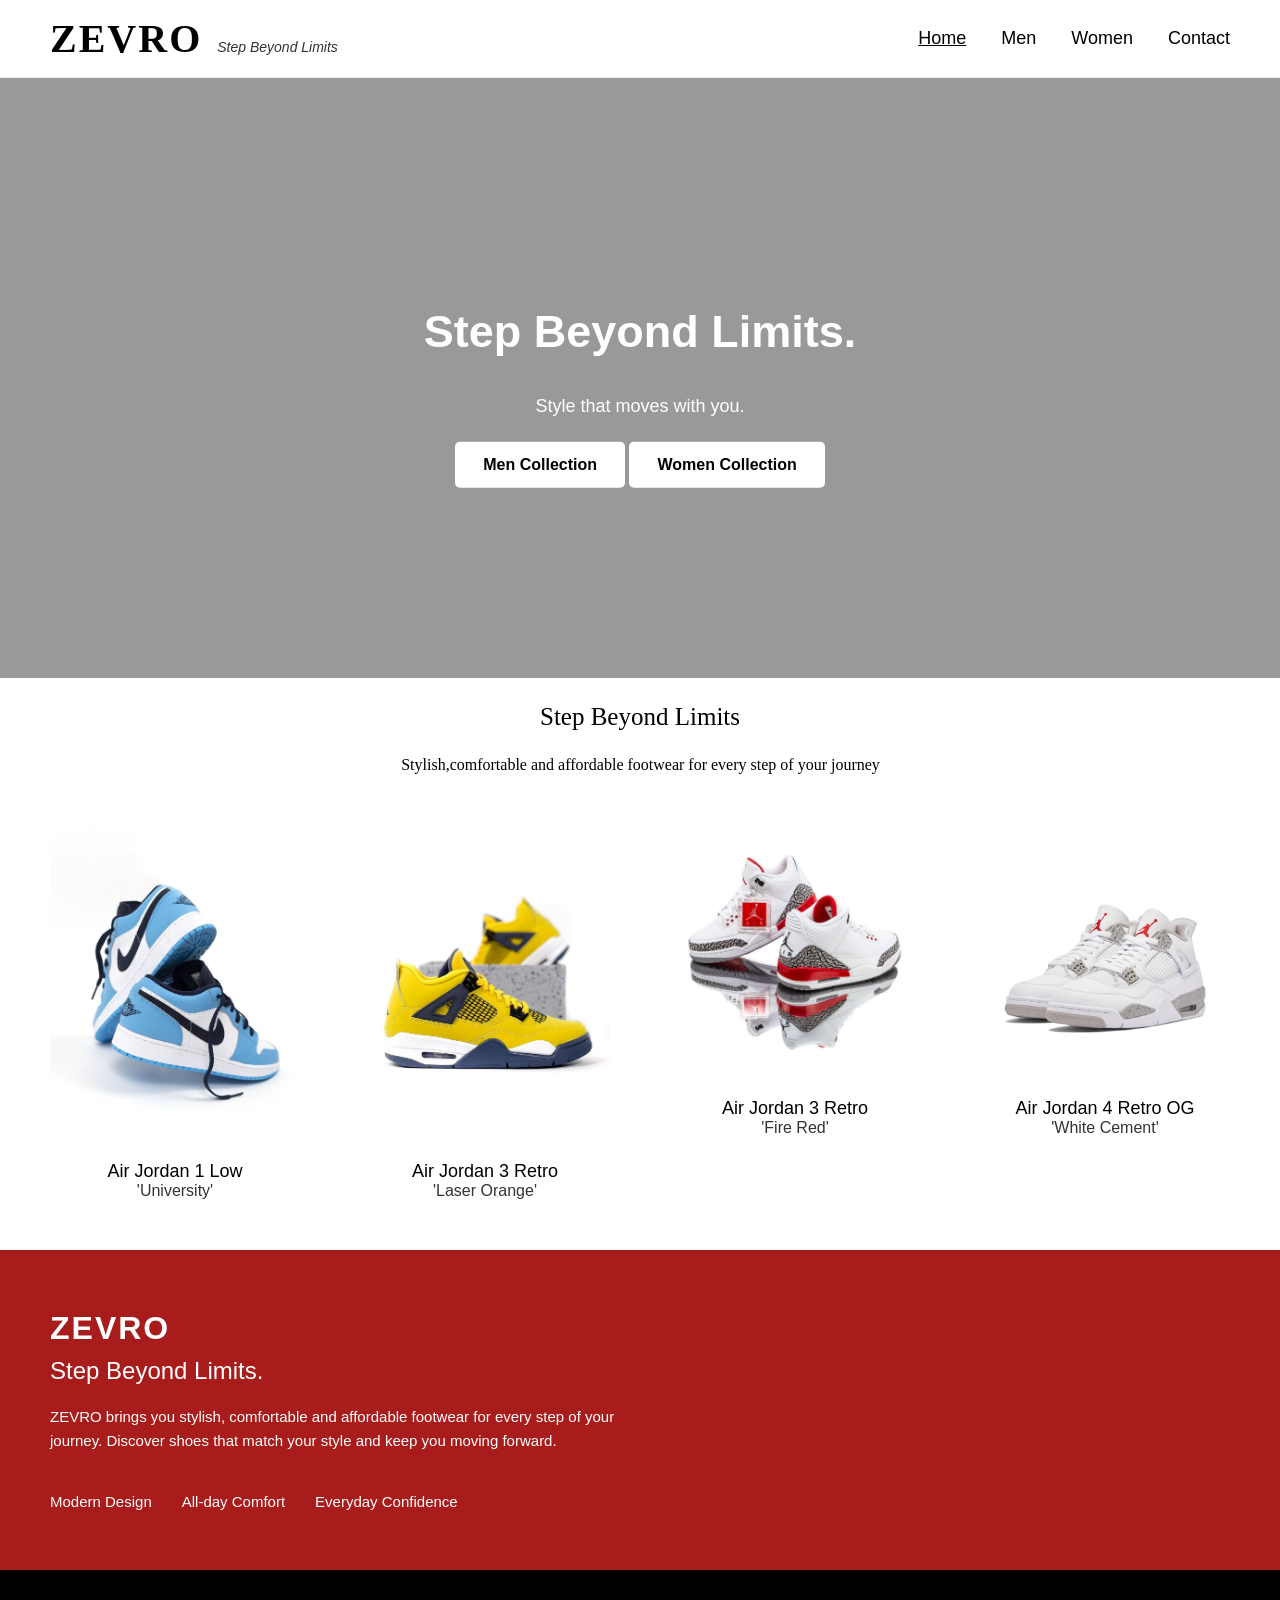
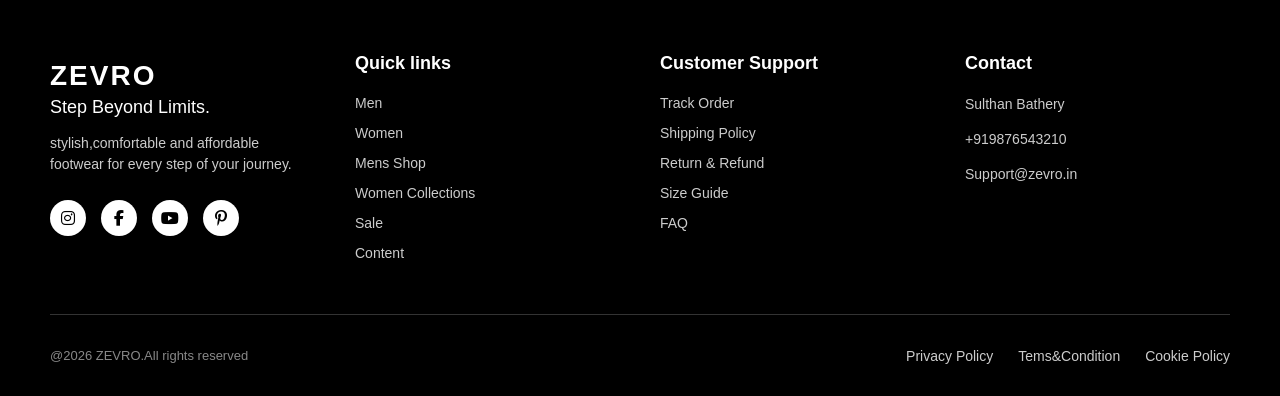
<file: index.html>
<!DOCTYPE html>
<html lang="en">
<head>
    <meta charset="UTF-8">
    <meta name="viewport" content="width=device-width, initial-scale=1.0">
    <title>Document</title>
    <link rel="stylesheet" href="index.css" type="text/css">
    <link rel="stylesheet" href="https://cdnjs.cloudflare.com/ajax/libs/font-awesome/6.4.0/css/all.min.css">
    <script src="hambuger.js" defer></script>
</head>
<body>
    <nav class="navbar">
        <div class="logo-section">
            <h1 class="logo">ZEVRO</h1>
            <span class="tagline">Step Beyond Limits</span>
        </div>
        <div class="hamburger" id="hamburger">
            <span></span>
            <span></span>
            <span></span>
            <span></span>
        </div>
        <ul class="nav-links" id="navLinks">
            <li style="text-decoration: underline;"><a href="index.html">Home</a></li>
            <li><a href="men.html">Men</a></li>
            <li><a href="women.html">Women</a></li>
            <li><a href="contact.html">Contact</a></li>
        </ul>
    </nav>
    <section class="hero">
            <video autoplay muted loop playsinline webkit-playsinline preload="metadata">
                <source src="video.mp4" type="video/mp4">
            </video>
            <div class="hero-content">
                <h1>Step Beyond Limits.</h1>
                <p>Style that moves with you.</p>
                <a href="men.html" class="shop-btn">Men Collection</a>
                <a href="women.html" class="shop-btn">Women Collection</a>
            </div>
    </section>
    <div class="demo-head">
        <p class="headofdemo">Step Beyond Limits</p>
        <p class="tagofdemo">Stylish,comfortable and affordable footwear for every step of your journey</p>
    </div>
    <div class="products-section">
        <div class="product-card">
            <a href="shop.html">
                <img src="shoes1.jpg" alt="Air Jordan 1 Low">
                Air Jordan 1 Low
                <p>'University'</p>
            </a>
        </div>
        <div class="product-card">
            <a href="shop.html">
                <img src="shoes2.jpg" alt="Air Jordan 3 Retro">
                Air Jordan 3 Retro
                <p>'Laser Orange'</p>
            </a>
        </div>
        <div class="product-card">
            <a href="shop.html">
                <img src="shoes3.jpg" alt="Air Jordan 3 Retro">
                Air Jordan 3 Retro
                <p>'Fire Red'</p>
            </a>
        </div>
        <div class="product-card">
            <a href="shop.html">
                <img src="shoes4.jpg" alt="Air Jordan 4 Retro OG">
                Air Jordan 4 Retro OG
                <p>'White Cement'</p>
            </a>
        </div>
    </div>
    <div class="banner-section">
        <div class="banner-content">
            <h2>ZEVRO</h2>
            <h3>Step Beyond Limits.</h3>
            <p>ZEVRO brings you stylish, comfortable and affordable footwear for every step of your journey. Discover shoes that match your style and keep you moving forward.</p>
            <div class="banner-features">
                <span>Modern Design</span>
                <span>All-day Comfort</span>
                <span>Everyday Confidence</span>
            </div>
        </div>
        <div class="banner-video">
            <video autoplay loop muted playsinline>
                <source src="video2.mp4" type="video/mp4">
            </video>
        </div>
    </div>
    <footer class="footer">
    <div class="footer-container">
        <div class="footer-col brand-col">
            <h2>ZEVRO</h2>
            <h3>Step Beyond Limits.</h3>
            <p>stylish,comfortable and affordable footwear for every step of your journey.</p>
            <div class="social-icons">
                <a href="#"><i class="fab fa-instagram"></i></a>
                <a href="#"><i class="fab fa-facebook-f"></i></a>
                <a href="#"><i class="fab fa-youtube"></i></a>
                <a href="#"><i class="fab fa-pinterest-p"></i></a>
            </div>
        </div>
        <div class="footer-col">
            <h4>Quick links</h4>
            <ul>
                <li><a href="men.html">Men</a></li>
                <li><a href="women.html">Women</a></li>
                <li><a href="men-collections.html">Mens Shop</a></li>
                <li><a href="women-collections.html">Women Collections</a></li>
                <li><a href="#">Sale</a></li>
                <li><a href="contact.html">Content</a></li>
            </ul>
        </div>
        <div class="footer-col">
            <h4>Customer Support</h4>
            <ul>
                <li><a href="#">Track Order</a></li>
                <li><a href="#">Shipping Policy</a></li>
                <li><a href="#">Return & Refund</a></li>
                <li><a href="#">Size Guide</a></li>
                <li><a href="#">FAQ</a></li>
            </ul>
        </div>
        <div class="footer-col">
            <h4>Contact</h4>
            <p class="contact-info">Sulthan Bathery</p>
            <p class="contact-info">+919876543210</p>
            <p class="contact-info">Support@zevro.in</p>
        </div>
    </div>
    <div class="footer-bottom">
        <p>@2026 ZEVRO.All rights reserved</p>
        <div class="footer-bottom-links">
            <a href="#">Privacy Policy</a>
            <a href="#">Tems&Condition</a>
            <a href="#">Cookie Policy</a>
        </div>
    </div>
    </footer>
</body>
</html>
</file>
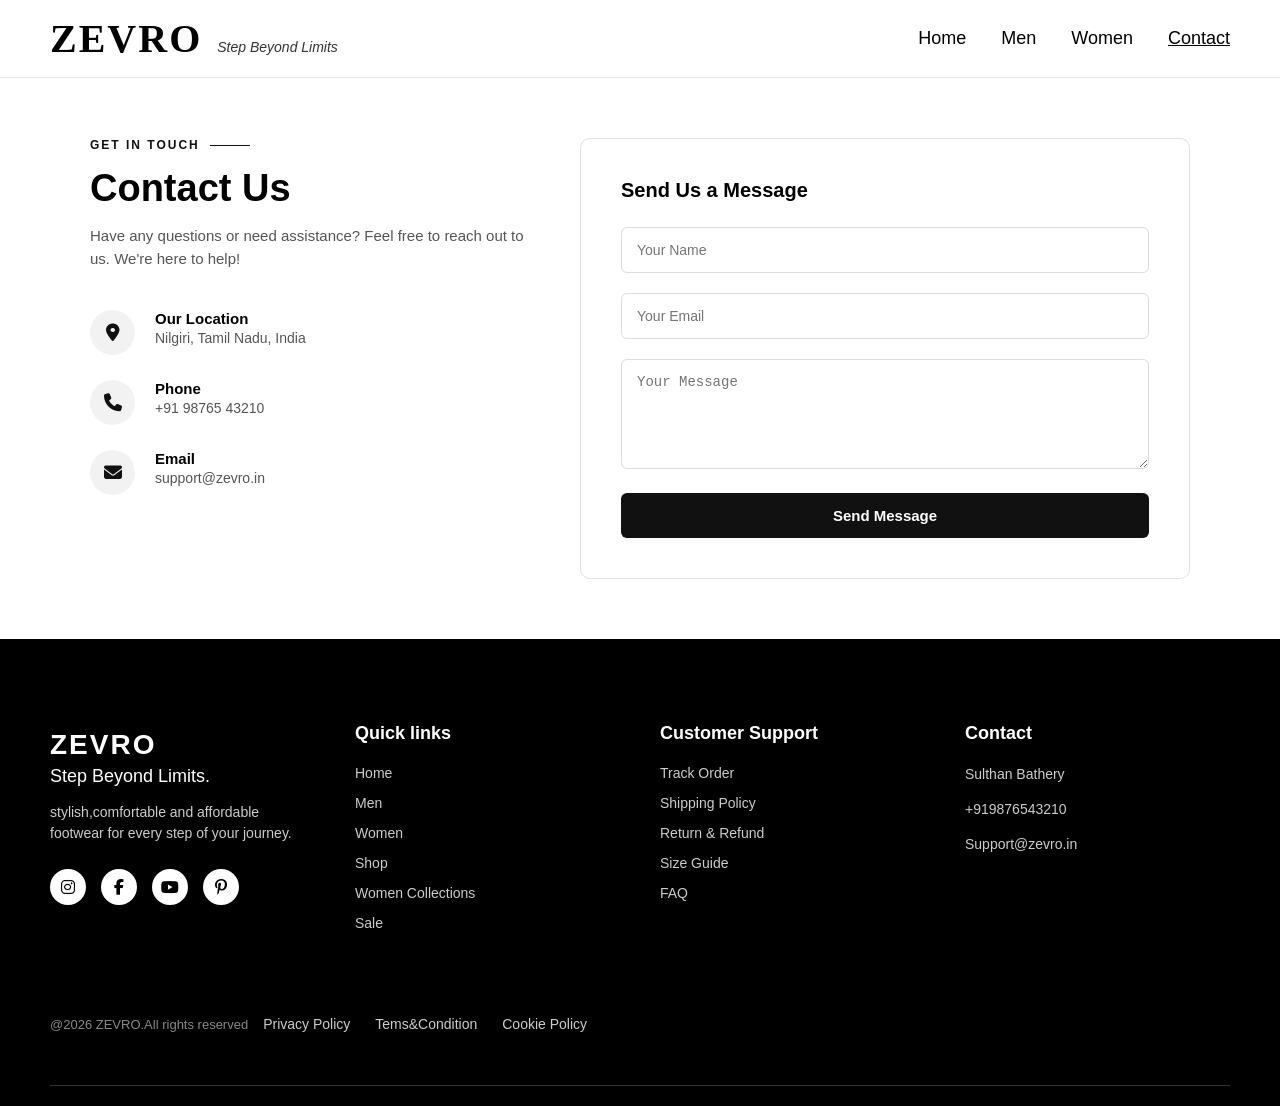
<file: contact.html>
<!DOCTYPE html>
<html lang="en">
<head>
    <meta charset="UTF-8">
    <meta name="viewport" content="width=device-width, initial-scale=1.0">
    <title>Document</title>
    <link rel="stylesheet" href="contact.css" type="text/css">
    <link rel="stylesheet" href="https://cdnjs.cloudflare.com/ajax/libs/font-awesome/6.4.0/css/all.min.css">
    <script src="hambuger.js" defer></script>
</head>
<body>
    <nav class="navbar">
        <div class="logo-section">
            <h1 class="logo">ZEVRO</h1>
            <span class="tagline">Step Beyond Limits</span>
        </div>
        <div class="hamburger" id="hamburger">
            <span></span>
            <span></span>
            <span></span>
            <span></span>
        </div>
        <ul class="nav-links" id="navLinks">
            <li><a href="index.html">Home</a></li>
            <li><a href="men.html">Men</a></li>
            <li><a href="women.html">Women</a></li>
            <li style="text-decoration: underline;"><a href="contact.html">Contact</a></li>
        </ul>
    </nav>
    <div class="contact-section">
        <div class="contact-left">
            <div class="contact-tag">GET IN TOUCH</div>
            <h2>Contact Us</h2>
            <p class="contact-desc">Have any questions or need assistance? Feel free to reach out to us. We're here to help!</p>
            <div class="contact-info-list">
                <div class="info-item">
                    <div class="info-icon"><i class="fa-solid fa-location-dot"></i></div>
                    <div>
                        <h4>Our Location</h4>
                        <p>Nilgiri, Tamil Nadu, India</p>
                    </div>
                </div>
                <div class="info-item">
                    <div class="info-icon"><i class="fa-solid fa-phone"></i></div>
                    <div>
                        <h4>Phone</h4>
                        <p>+91 98765 43210</p>
                    </div>
                </div>
                <div class="info-item">
                    <div class="info-icon"><i class="fa-solid fa-envelope"></i></div>
                    <div>
                        <h4>Email</h4>
                        <p>support@zevro.in</p>
                    </div>
                </div>
            </div>
        </div>
        <div class="contact-right">
            <form class="contact-form" id="contactForm" onsubmit="sendContactToWhatsApp(event)">
                <h3>Send Us a Message</h3>
                <div class="form-group">
                    <input type="text" id="contactName" placeholder="Your Name" required>
                </div>
                <div class="form-group">
                    <input type="email" id="contactEmail" placeholder="Your Email" required>
                </div>
                <div class="form-group">
                    <textarea id="contactMessage" placeholder="Your Message" rows="5" required></textarea>
                </div>
                <button type="submit" class="send-btn">Send Message</button>
            </form>
        </div>
    </div>
    <footer class="footer">
        <div class="footer-container">
            <div class="footer-col brand-col">
                <h2>ZEVRO</h2>
                <h3>Step Beyond Limits.</h3>
                <p>stylish,comfortable and affordable footwear for every step of your journey.</p>
                <div class="social-icons">
                    <a href="#"><i class="fab fa-instagram"></i></a>
                    <a href="#"><i class="fab fa-facebook-f"></i></a>
                    <a href="#"><i class="fab fa-youtube"></i></a>
                    <a href="#"><i class="fab fa-pinterest-p"></i></a>
                </div>
            </div>
            <div class="footer-col">
                <h4>Quick links</h4>
                <ul>
                    <li><a href="index.html">Home</a></li>
                    <li><a href="men.html">Men</a></li>
                    <li><a href="women.html">Women</a></li>
                    <li><a href="shop.html">Shop</a></li>
                    <li><a href="women-collections.html">Women Collections</a></li>
                    <li><a href="#">Sale</a></li>
                </ul>
            </div>
            <div class="footer-col">
                <h4>Customer Support</h4>
                <ul>
                    <li><a href="#">Track Order</a></li>
                    <li><a href="#">Shipping Policy</a></li>
                    <li><a href="#">Return & Refund</a></li>
                    <li><a href="#">Size Guide</a></li>
                    <li><a href="#">FAQ</a></li>
                </ul>
            </div>
            <div class="footer-col">
                <h4>Contact</h4>
                <p class="contact-info">Sulthan Bathery</p>
                <p class="contact-info">+919876543210</p>
                <p class="contact-info">Support@zevro.in</p>
            </div>
            <div class="footer-bottom">
                <p>@2026 ZEVRO.All rights reserved</p>
                <div class="footer-bottom-links">
                    <a href="#">Privacy Policy</a>
                    <a href="#">Tems&Condition</a>
                    <a href="#">Cookie Policy</a>
                </div>
            </div>
        </div>
    </footer>
    <script>
        function sendContactToWhatsApp(event) {
            event.preventDefault();
            let name = document.getElementById('contactName').value;
            let email = document.getElementById('contactEmail').value;
            let messageContent = document.getElementById('contactMessage').value;
            let whatsappNumber = "919566110352"; 
            let text = `*New Contact Message!*\n\n` +
            `*Name:* ${name}\n` +
            `*Email:* ${email}\n` +
            `*Message:* ${messageContent}`;
            let url = `https://wa.me/${whatsappNumber}?text=` + encodeURIComponent(text);
            window.open(url, '_blank');
        }
    </script>
</body>
</html>
</file>
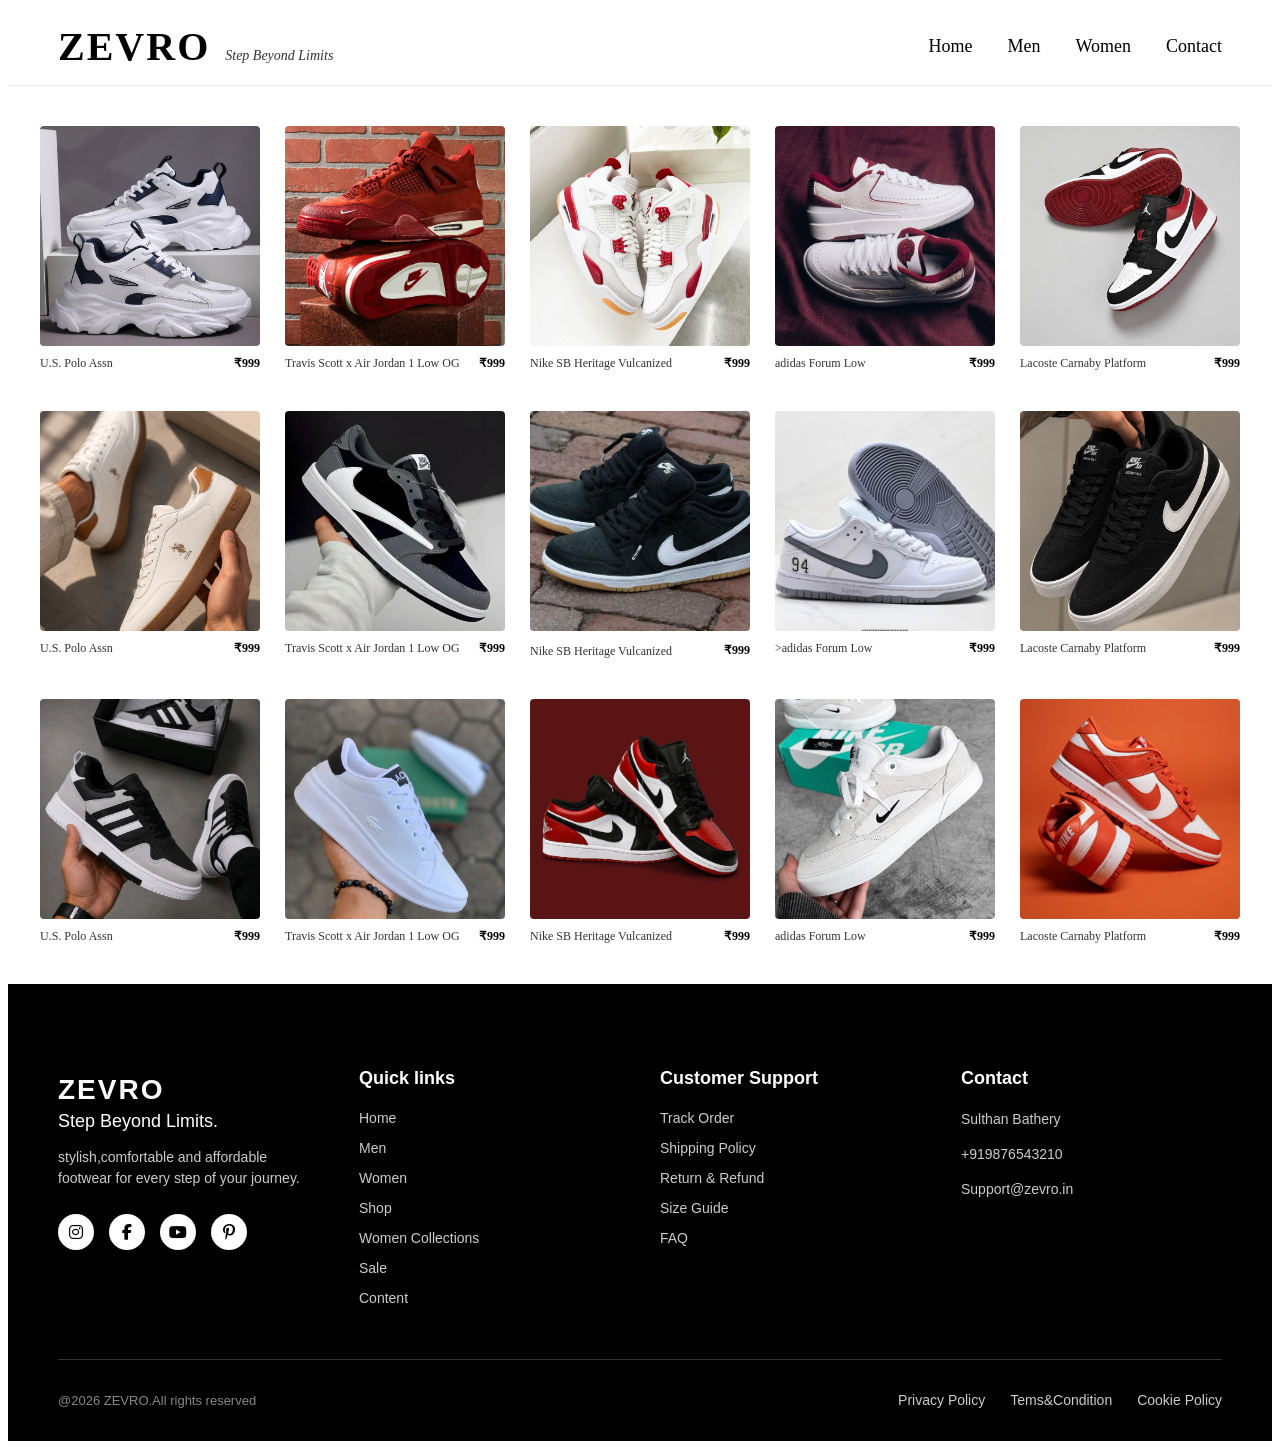
<file: men-collections.html>
<!DOCTYPE html>
<html lang="en">
<head>
    <meta charset="UTF-8">
    <meta name="viewport" content="width=device-width, initial-scale=1.0">
    <title>Document</title>
    <link rel="stylesheet" href="collections.css" type="text/css">
    <link rel="stylesheet" href="https://cdnjs.cloudflare.com/ajax/libs/font-awesome/6.4.0/css/all.min.css">
    <script src="hambuger.js" defer></script>
</head>
<body>
    <nav class="navbar">
        <div class="logo-section">
            <h1 class="logo">ZEVRO</h1>
            <span class="tagline">Step Beyond Limits</span>
        </div>
        <div class="hamburger" id="hamburger">
            <span></span>
            <span></span>
            <span></span>
            <span></span>
        </div>
        <ul class="nav-links" id="navLinks">
            <li><a href="index.html">Home</a></li>
            <li><a href="men.html">Men</a></li>
            <li><a href="women.html">Women</a></li>
            <li><a href="contact.html">Contact</a></li>
        </ul>
    </nav>
    <div class="featured-section">
        <div class="products-grid">
            <div class="product-item">
                <a class="product-title-link" href="shop.html">
                    <div class="product-img">
                        <img src="sell1.jpg" alt="Running Shoes for men">
                    </div>
                    <div class="product-footer">
                        <span class="product-title">U.S. Polo Assn</span>
                        <span class="product-price">₹999</span>
                    </div>
                </a>
            </div>
            <div class="product-item">
                <a class="product-title-link" href="shop.html">
                <div class="product-img">
                    <img src="sell2.jpg" alt="Running Shoes for men">
                </div>
                <div class="product-footer">
                    <span class="product-title">Travis Scott x Air Jordan 1 Low OG</span>
                    <span class="product-price">₹999</span>
                </div>
                </a>
            </div>
            <div class="product-item">
                <a class="product-title-link" href="shop.html">
                <div class="product-img">
                    <img src="sell3.jpg" alt="Running Shoes for men">
                </div>
                <div class="product-footer">
                    <span class="product-title">Nike SB Heritage Vulcanized</span>
                    <span class="product-price">₹999</span>
                </div>
                </a>
            </div>
            <div class="product-item">
                <a class="product-title-link" href="shop.html">
                <div class="product-img">
                    <img src="sell4.jpg" alt="Running Shoes for men">
                </div>
                <div class="product-footer">
                    <span class="product-title">adidas Forum Low</span>
                    <span class="product-price">₹999</span>
                </div>
                </a>
            </div>
            <div class="product-item">
                <a class="product-title-link" href="shop.html">
                <div class="product-img">
                    <img src="sell5.jpg" alt="Running Shoes for men">
                </div>
                <div class="product-footer">
                    <span class="product-title">Lacoste Carnaby Platform</span>
                    <span class="product-price">₹999</span>
                </div>
                </a>
            </div>
        </div>
    </div>
    <div class="featured-section">
        <div class="products-grid">
            <div class="product-item">
                <a class="product-title-link" href="shop.html">
                <div class="product-img">
                    <img src="sell6.jpg" alt="Running Shoes for men">
                </div>
                <div class="product-footer">
                    <span class="product-title">U.S. Polo Assn</span>
                    <span class="product-price">₹999</span>
                </div>
                </a>
            </div>
            <div class="product-item">
                <a class="product-title-link" href="shop.html">
                <div class="product-img">
                    <img src="sell7.jpg" alt="Running Shoes for men">
                </div>
                <div class="product-footer">
                    <span class="product-title">Travis Scott x Air Jordan 1 Low OG</span>
                    <span class="product-price">₹999</span>
                </div>
                </a>
            </div>
            <div class="product-item">
                <a class="product-title-link" href="shop.html">
                <div class="product-img">
                    <img src="sell8.jpg" alt="Running Shoes for men">
                </div>
                <div class="product-footer">
                    <span class="product-title">Nike SB Heritage Vulcanized</a></span>
                    <span class="product-price">₹999</span>
                </div>
                </a>
            </div>
            <div class="product-item">
                <a class="product-title-link" href="shop.html">
                <div class="product-img">
                    <img src="sell9.jpg" alt="Running Shoes for men">
                </div>
                <div class="product-footer">
                    <span class="product-title">>adidas Forum Low</span>
                    <span class="product-price">₹999</span>
                </div>
                </a>
            </div>
            <div class="product-item">
                <a class="product-title-link" href="shop.html">
                <div class="product-img">
                    <img src="sell10.jpg" alt="Running Shoes for men">
                </div>
                <div class="product-footer">
                    <span class="product-title">Lacoste Carnaby Platform</span>
                    <span class="product-price">₹999</span>
                </div>
                </a>
            </div>
        </div>
    </div>
    <div class="featured-section">
        <div class="products-grid">
            <div class="product-item">
                <a class="product-title-link" href="shop.html">
                <div class="product-img">
                    <img src="sell11.jpg" alt="Running Shoes for men">
                </div>
                <div class="product-footer">
                    <span class="product-title">U.S. Polo Assn</span>
                    <span class="product-price">₹999</span>
                </div>
                </a>
            </div>
            <div class="product-item">
                <a class="product-title-link" href="shop.html">
                <div class="product-img">
                    <img src="sell12.jpg" alt="Running Shoes for men">
                </div>
                <div class="product-footer">
                    <span class="product-title">Travis Scott x Air Jordan 1 Low OG</span>
                    <span class="product-price">₹999</span>
                </div>
                </a>
            </div>
            <div class="product-item">
                <a class="product-title-link" href="shop.html">
                <div class="product-img">
                    <img src="style9.jpg" alt="Running Shoes for men">
                </div>
                <div class="product-footer">
                    <span class="product-title">Nike SB Heritage Vulcanized</span>
                    <span class="product-price">₹999</span>
                </div>
                </a>
            </div>
            <div class="product-item">
                <a class="product-title-link" href="shop.html">
                <div class="product-img">
                    <img src="sell13.jpg" alt="Running Shoes for men">
                </div>
                <div class="product-footer">
                    <span class="product-title">adidas Forum Low</span>
                    <span class="product-price">₹999</span>
                </div>
                </a>
            </div>
            <div class="product-item">
                <a class="product-title-link" href="shop.html">
                <div class="product-img">
                    <img src="style10.jpg" alt="Running Shoes for men">
                </div>
                <div class="product-footer">
                    <span class="product-title">Lacoste Carnaby Platform</span>
                    <span class="product-price">₹999</span>
                </div>
                </a>
            </div>
        </div>
    </div>
    <footer class="footer">
    <div class="footer-container">
        <div class="footer-col brand-col">
            <h2>ZEVRO</h2>
            <h3>Step Beyond Limits.</h3>
            <p>stylish,comfortable and affordable footwear for every step of your journey.</p>
            <div class="social-icons">
                <a href="#"><i class="fab fa-instagram"></i></a>
                <a href="#"><i class="fab fa-facebook-f"></i></a>
                <a href="#"><i class="fab fa-youtube"></i></a>
                <a href="#"><i class="fab fa-pinterest-p"></i></a>
            </div>
        </div>
        <div class="footer-col">
            <h4>Quick links</h4>
            <ul>
                <li><a href="index.html">Home</a></li>
                <li><a href="men.html">Men</a></li>
                <li><a href="women.html">Women</a></li>
                <li><a href="shop.html">Shop</a></li>
                <li><a href="women-collections.html">Women Collections</a></li>
                <li><a href="#">Sale</a></li>
                <li><a href="contact.html">Content</a></li>
            </ul>
        </div>
        <div class="footer-col">
            <h4>Customer Support</h4>
            <ul>
                <li><a href="#">Track Order</a></li>
                <li><a href="#">Shipping Policy</a></li>
                <li><a href="#">Return & Refund</a></li>
                <li><a href="#">Size Guide</a></li>
                <li><a href="#">FAQ</a></li>
            </ul>
        </div>
        <div class="footer-col">
            <h4>Contact</h4>
            <p class="contact-info">Sulthan Bathery</p>
            <p class="contact-info">+919876543210</p>
            <p class="contact-info">Support@zevro.in</p>
        </div>
    </div>
    <div class="footer-bottom">
        <p>@2026 ZEVRO.All rights reserved</p>
        <div class="footer-bottom-links">
            <a href="#">Privacy Policy</a>
            <a href="#">Tems&Condition</a>
            <a href="#">Cookie Policy</a>
        </div>
    </div>
    </footer>
</body>
</html>
</file>
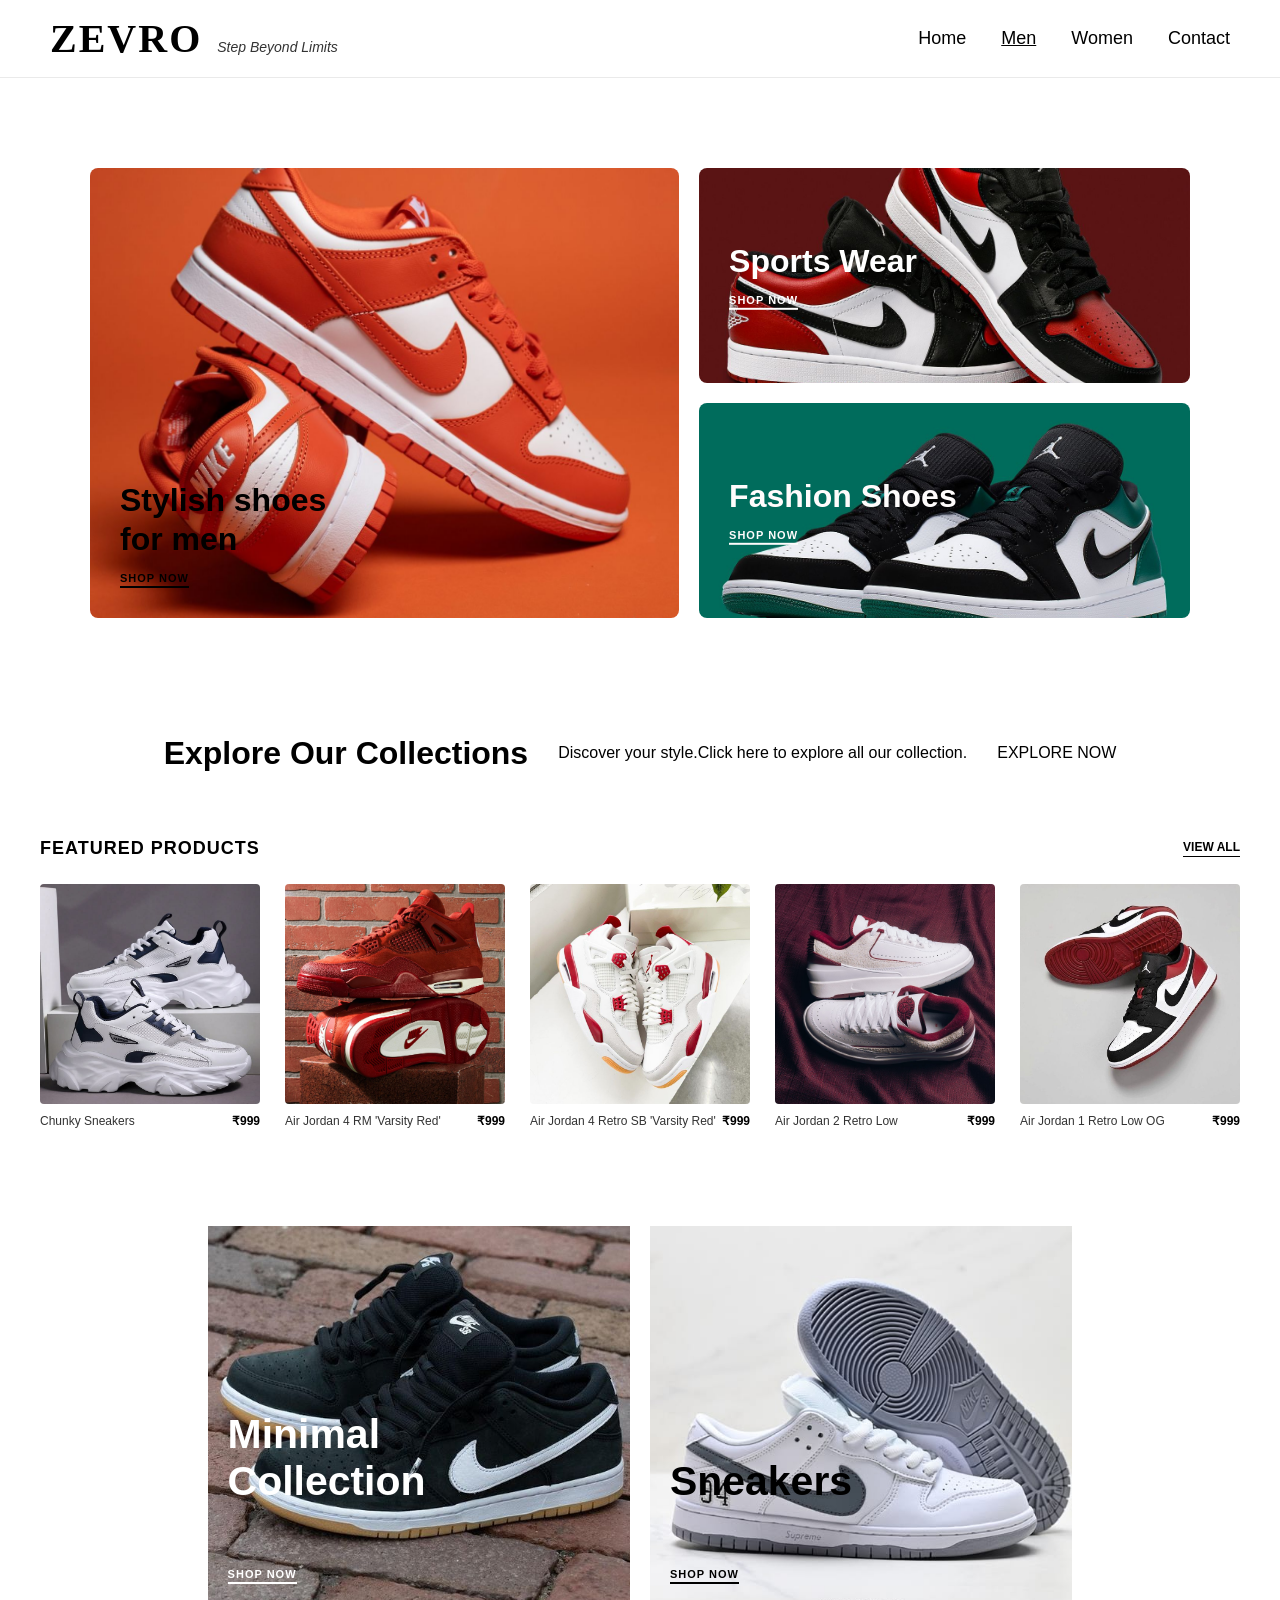
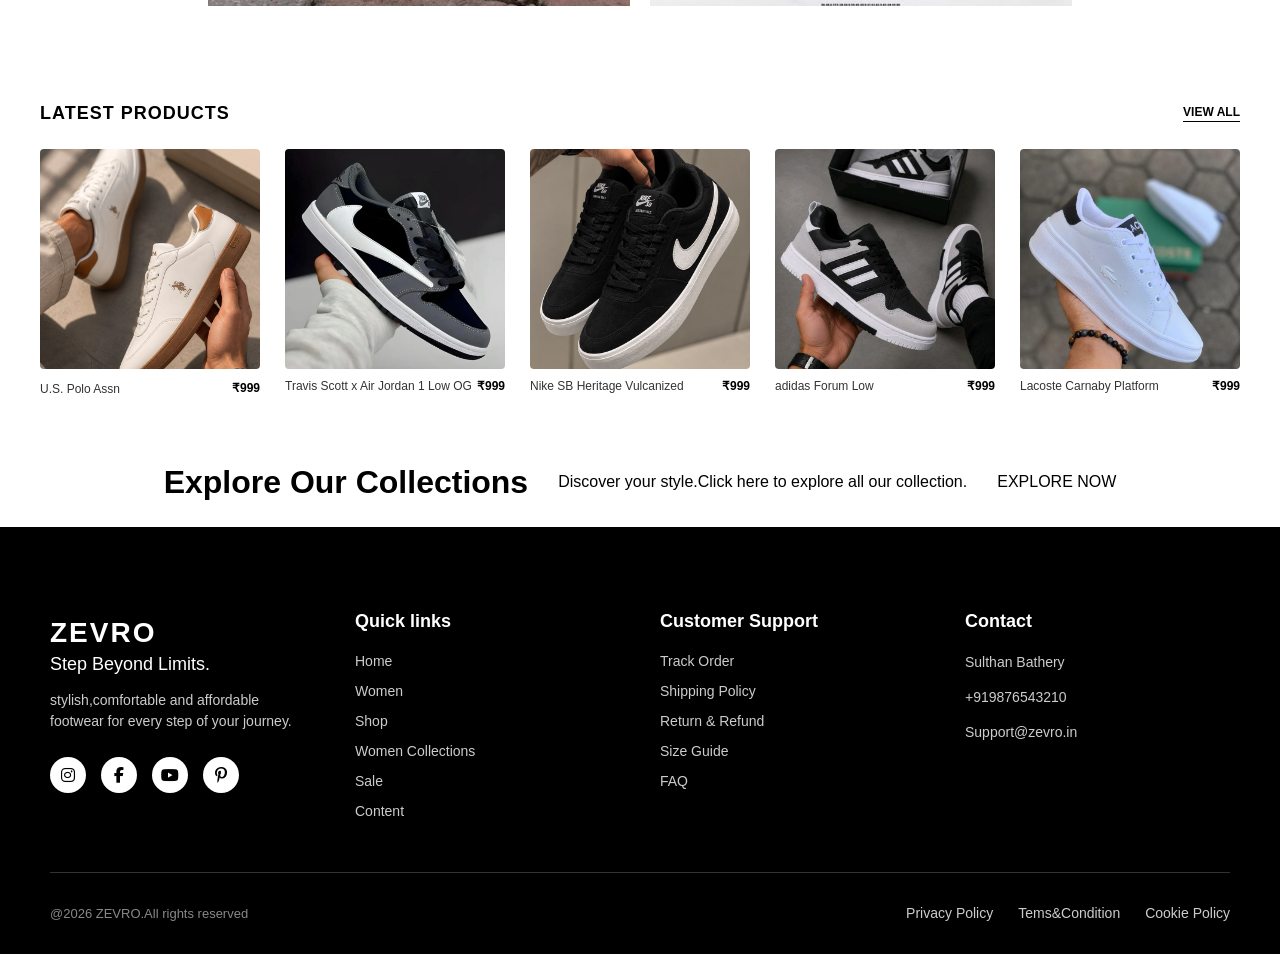
<file: men.html>
<!DOCTYPE html>
<html lang="en">
<head>
    <meta charset="UTF-8">
    <meta name="viewport" content="width=device-width, initial-scale=1.0">
    <title>Document</title>
    <link rel="stylesheet" href="men.css" type="text/css">
    <link rel="stylesheet" href="https://cdnjs.cloudflare.com/ajax/libs/font-awesome/6.4.0/css/all.min.css">
    <script src="hambuger.js" defer></script>
</head>
<body>
    <nav class="navbar">
        <div class="logo-section">
            <h1 class="logo">ZEVRO</h1>
            <span class="tagline">Step Beyond Limits</span>
        </div>
        <div class="hamburger" id="hamburger">
            <span></span>
            <span></span>
            <span></span>
            <span></span>
        </div>
        <ul class="nav-links" id="navLinks">
            <li><a href="index.html">Home</a></li>
            <li style="text-decoration: underline;"><a href="men.html">Men</a></li>
            <li><a href="women.html">Women</a></li>
            <li><a href="contact.html">Contact</a></li>
        </ul>
    </nav>
    <div class="box">
        <div class="carousel-container">
            <div class="carousel-slide">
                <div class="slide-card left-card">
                    <img src="style10.jpg" alt="Stylish shoes for men">
                    <div class="card-content">
                        <h3>Stylish shoes <br>for men</h3>
                        <a href="shop.html" class="shop-btn">SHOP NOW</a>
                    </div>
                </div>
                <div class="right-column">
                    <div class="slide-card right-top-card">
                        <img src="style9.jpg" alt="Sports Wear">
                        <div class="card-content">
                            <h3>Sports Wear</h3>
                            <a href="shop.html" class="shop-btn">SHOP NOW</a>
                        </div>
                    </div>
                    <div class="slide-card right-bottom-card">
                        <img src="style8.jpg" alt="Fashion Shoes">
                        <div class="card-content">
                            <h3>Fashion Shoes</h3>
                            <a href="shop.html" class="shop-btn">SHOP NOW</a>
                        </div>
                    </div>
                </div>
            </div>
        </div>
    </div>
    <div class="off">
        <h1>Explore Our Collections</h1>
        <p>Discover your style.Click here to explore all our collection.</p>
        <a href="men-collections.html">EXPLORE NOW</a>
    </div>
    <div class="featured-section">
        <div class="featured-header">
            <h2>FEATURED PRODUCTS</h2>
            <a href="men-collections.html" class="view-all">VIEW ALL</a>
        </div>
        <div class="products-grid">
            <div class="product-item">
                <a class="product-title-link" href="shop.html">
                <div class="product-img">
                    <img src="sell1.jpg" alt="Running Shoes for men">
                </div>
                <div class="product-footer">
                    <span class="product-title">Chunky Sneakers</span>
                    <span class="product-price">₹999</span>
                </div>
                </a>
            </div>
            <div class="product-item">
                <a class="product-title-link" href="shop.html">
                <div class="product-img">
                    <img src="sell2.jpg" alt="Running Shoes for men">
                </div>
                <div class="product-footer">
                    <span class="product-title">Air Jordan 4 RM 'Varsity Red'</span>
                    <span class="product-price">₹999</span>
                </div>
                </a>
            </div>
            <div class="product-item">
                <a class="product-title-link" href="shop.html">
                <div class="product-img">
                    <img src="sell3.jpg" alt="Running Shoes for men">
                </div>
                <div class="product-footer">
                    <span class="product-title">Air Jordan 4 Retro SB 'Varsity Red'</span>
                    <span class="product-price">₹999</span>
                </div>
                </a>
            </div>
            <div class="product-item">
                <a class="product-title-link" href="shop.html">
                <div class="product-img">
                    <img src="sell4.jpg" alt="Running Shoes for men">
                </div>
                <div class="product-footer">
                    <span class="product-title">Air Jordan 2 Retro Low</span>
                    <span class="product-price">₹999</span>
                </div>
                </a>
            </div>
            <div class="product-item">
                <a class="product-title-link" href="shop.html">
                <div class="product-img">
                    <img src="sell5.jpg" alt="Running Shoes for men">
                </div>
                <div class="product-footer">
                    <span class="product-title">Air Jordan 1 Retro Low OG</span>
                    <span class="product-price">₹999</span>
                </div>
                </a>
            </div>
        </div>
    </div>
    <div class="two-boxes">
        <div class="the-box">
            <img class="the-box-photo" src="sell8.jpg" alt="">
            <div class="text-in-box">
                <h3>Minimal <br>Collection</h3>
                <a href="shop.html" class="shop-btn">SHOP NOW</a>
            </div>
        </div>
        <div class="the-box">
            <img class="the-box-photo" src="sell9.jpg" alt="">
            <div class="text-in-box">
                <h3 style="color: black;">Sneakers</h3>
                <a style="color: black;" href="shop.html" class="shop-btn">SHOP NOW</a>
            </div>
        </div>
    </div>
    <div class="featured-section">
        <div class="featured-header">
            <h2>LATEST PRODUCTS</h2>
            <a href="men-collections.html" class="view-all">VIEW ALL</a>
        </div>
        <div class="products-grid">
            <div class="product-item">
                <a class="product-title-link" href="shop.html">
                <div class="product-img">
                    <img src="sell6.jpg" alt="Running Shoes for men">
                </div>
                <div class="product-footer">
                    <span class="product-title">U.S. Polo Assn</a></span>
                    <span class="product-price">₹999</span>
                </div>
                </a>
            </div>
            <div class="product-item">
                <a class="product-title-link" href="shop.html">
                <div class="product-img">
                    <img src="sell7.jpg" alt="Running Shoes for men">
                </div>
                <div class="product-footer">
                    <span class="product-title">Travis Scott x Air Jordan 1 Low OG</span>
                    <span class="product-price">₹999</span>
                </div>
                </a>
            </div>
            <div class="product-item">
                <a class="product-title-link" href="shop.html">
                <div class="product-img">
                    <img src="sell10.jpg" alt="Running Shoes for men">
                </div>
                <div class="product-footer">
                    <span class="product-title">Nike SB Heritage Vulcanized</span>
                    <span class="product-price">₹999</span>
                </div>
                </a>
            </div>
            <div class="product-item">
                <a class="product-title-link" href="shop.html">
                <div class="product-img">
                    <img src="sell11.jpg" alt="Running Shoes for men">
                </div>
                <div class="product-footer">
                    <span class="product-title">adidas Forum Low</span>
                    <span class="product-price">₹999</span>
                </div>
                </a>
            </div>
            <div class="product-item">
                <a class="product-title-link" href="shop.html">
                <div class="product-img">
                    <img src="sell12.jpg" alt="Running Shoes for men">
                </div>
                <div class="product-footer">
                    <span class="product-title">Lacoste Carnaby Platform</span>
                    <span class="product-price">₹999</span>
                </div>
                </a>
            </div>
        </div>
    </div>
    <div class="off">
        <h1>Explore Our Collections</h1>
        <p>Discover your style.Click here to explore all our collection.</p>
        <a href="men-collections.html">EXPLORE NOW</a>
    </div>
    <footer class="footer">
    <div class="footer-container">
        <div class="footer-col brand-col">
            <h2>ZEVRO</h2>
            <h3>Step Beyond Limits.</h3>
            <p>stylish,comfortable and affordable footwear for every step of your journey.</p>
            <div class="social-icons">
                <a href="#"><i class="fab fa-instagram"></i></a>
                <a href="#"><i class="fab fa-facebook-f"></i></a>
                <a href="#"><i class="fab fa-youtube"></i></a>
                <a href="#"><i class="fab fa-pinterest-p"></i></a>
            </div>
        </div>
        <div class="footer-col">
            <h4>Quick links</h4>
            <ul>
                <li><a href="index.html">Home</a></li>
                <li><a href="women.html">Women</a></li>
                <li><a href="shop.html">Shop</a></li>
                <li><a href="women-collections.html">Women Collections</a></li>
                <li><a href="#">Sale</a></li>
                <li><a href="contact.html">Content</a></li>
            </ul>
        </div>
        <div class="footer-col">
            <h4>Customer Support</h4>
            <ul>
                <li><a href="#">Track Order</a></li>
                <li><a href="#">Shipping Policy</a></li>
                <li><a href="#">Return & Refund</a></li>
                <li><a href="#">Size Guide</a></li>
                <li><a href="#">FAQ</a></li>
            </ul>
        </div>
        <div class="footer-col">
            <h4>Contact</h4>
            <p class="contact-info">Sulthan Bathery</p>
            <p class="contact-info">+919876543210</p>
            <p class="contact-info">Support@zevro.in</p>
        </div>
    </div>
    <div class="footer-bottom">
        <p>@2026 ZEVRO.All rights reserved</p>
        <div class="footer-bottom-links">
            <a href="#">Privacy Policy</a>
            <a href="#">Tems&Condition</a>
            <a href="#">Cookie Policy</a>
        </div>
    </div>
    </footer>
</body>
</html>
</file>
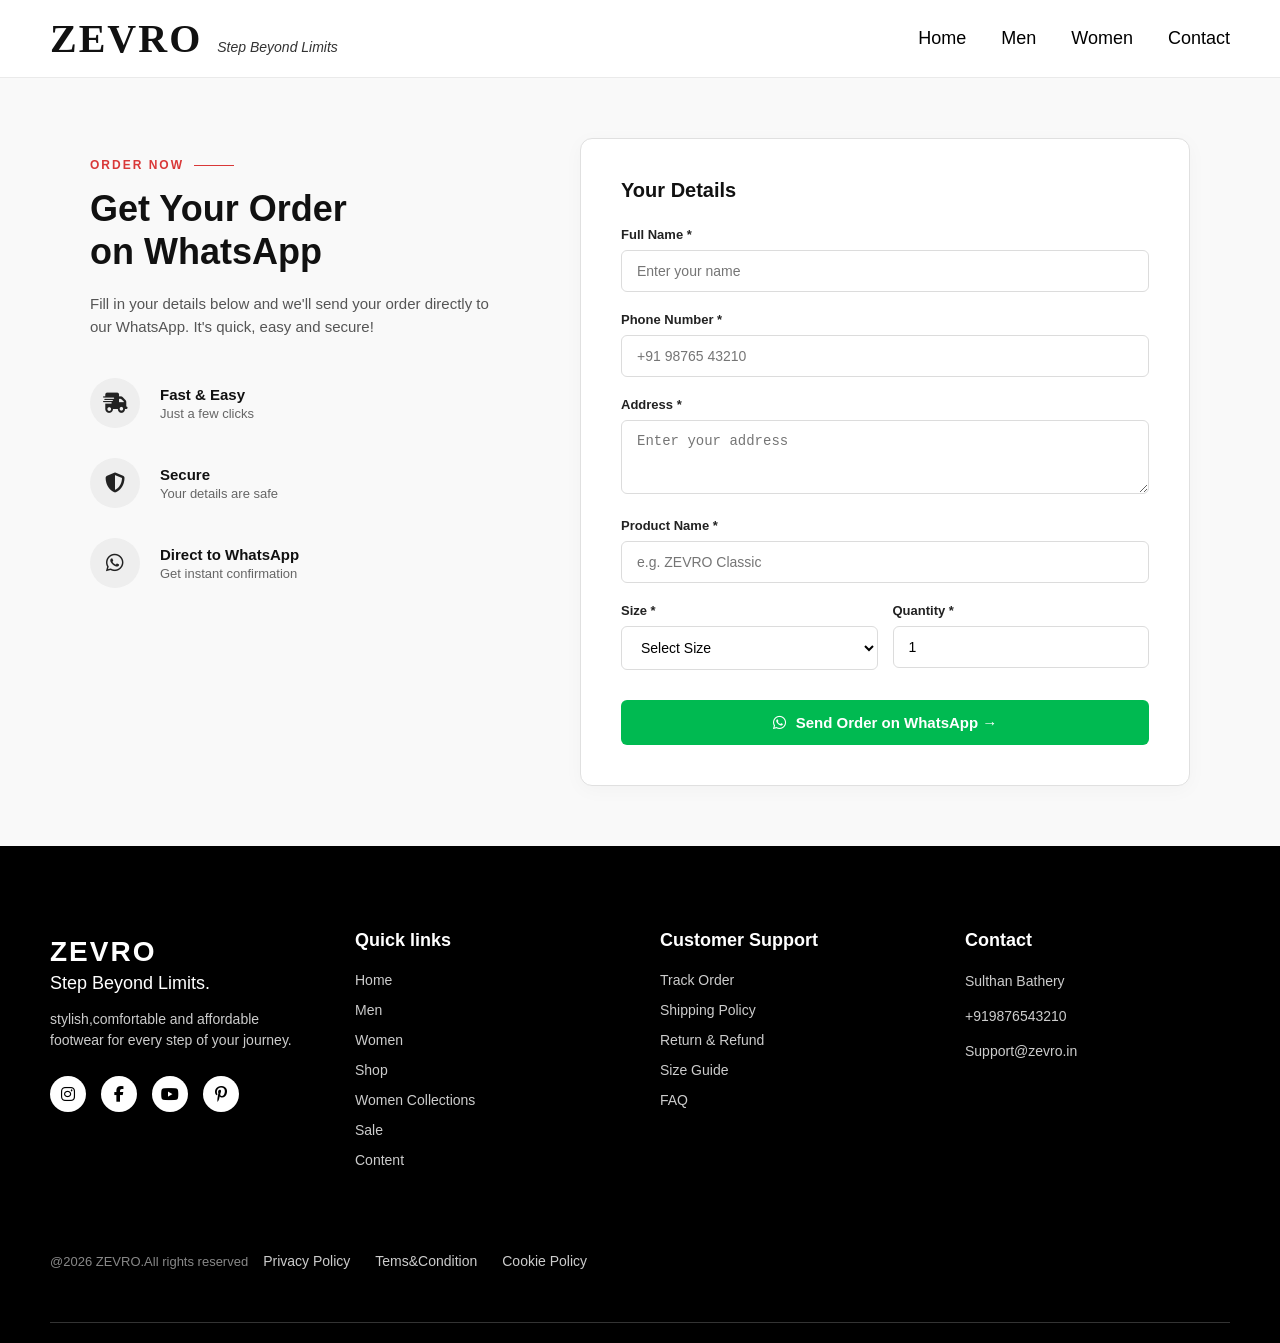
<file: shop.html>
<!DOCTYPE html>
<html lang="en">
<head>
    <meta charset="UTF-8">
    <meta name="viewport" content="width=device-width, initial-scale=1.0">
    <title>Document</title>
    <link rel="stylesheet" href="shop.css" type="text/css">
    <link rel="stylesheet" href="https://cdnjs.cloudflare.com/ajax/libs/font-awesome/6.4.0/css/all.min.css">
    <script src="hambuger.js" defer></script>
</head>
<body>
    <nav class="navbar">
        <div class="logo-section">
            <h1 class="logo">ZEVRO</h1>
            <span class="tagline">Step Beyond Limits</span>
        </div>
        <div class="hamburger" id="hamburger">
            <span></span>
            <span></span>
            <span></span>
            <span></span>
        </div>
        <ul class="nav-links" id="navLinks">
            <li><a href="index.html">Home</a></li>
            <li><a href="men.html">Men</a></li>
            <li><a href="women.html">Women</a></li>
            <li><a href="contact.html">Contact</a></li>
        </ul>
    </nav>
    <div class="order-section">
        <div class="order-left">
            <div class="order-tag">ORDER NOW</div>
            <h2>Get Your Order <br>on WhatsApp</h2>
            <p class="order-desc">Fill in your details below and we'll send your order directly to our WhatsApp. It's quick, easy and secure!</p>
            <div class="features-list">
                <div class="feature-item">
                    <div class="feature-icon"><i class="fa-solid fa-truck-fast"></i></div>
                    <div>
                        <h4>Fast & Easy</h4>
                        <p>Just a few clicks</p>
                    </div>
                </div>
                <div class="feature-item">
                    <div class="feature-icon"><i class="fa-solid fa-shield-halved"></i></div>
                    <div>
                        <h4>Secure</h4>
                        <p>Your details are safe</p>
                    </div>
                </div>
                <div class="feature-item">
                    <div class="feature-icon"><i class="fa-brands fa-whatsapp"></i></div>
                    <div>
                        <h4>Direct to WhatsApp</h4>
                        <p>Get instant confirmation</p>
                    </div>
                </div>
            </div>
        </div>
        <div class="order-right">
            <form class="order-form" id="whatsappForm" onsubmit="sendToWhatsApp(event)">
                <h3>Your Details</h3>
                <div class="form-group">
                    <label>Full Name *</label>
                    <input type="text" id="name" placeholder="Enter your name" required>
                </div>
                <div class="form-group">
                    <label>Phone Number *</label>
                    <input type="tel" id="phone" placeholder="+91 98765 43210" required>
                </div>
                <div class="form-group">
                    <label>Address *</label>
                    <textarea id="address" placeholder="Enter your address" rows="3" required></textarea>
                </div>
                <div class="form-group">
                    <label>Product Name *</label>
                    <input type="text" id="product" placeholder="e.g. ZEVRO Classic" required>
                </div>
                <div class="form-row">
                    <div class="form-group half">
                        <label>Size *</label>
                        <select id="size" required>
                            <option value="" disabled selected>Select Size</option>
                            <option value="6">6</option>
                            <option value="7">7</option>
                            <option value="8">8</option>
                            <option value="9">9</option>
                            <option value="10">10</option>
                        </select>
                    </div>
                    <div class="form-group half">
                        <label>Quantity *</label>
                        <input type="number" id="quantity" value="1" min="1" required>
                    </div>
                </div>
                <button type="submit" class="whatsapp-btn">
                    <i class="fa-brands fa-whatsapp"></i> Send Order on WhatsApp &rarr;
                </button>
            </form>
        </div>
    </div>
    <footer class="footer">
    <div class="footer-container">
        <div class="footer-col brand-col">
            <h2>ZEVRO</h2>
            <h3>Step Beyond Limits.</h3>
            <p>stylish,comfortable and affordable footwear for every step of your journey.</p>
            <div class="social-icons">
                <a href="#"><i class="fab fa-instagram"></i></a>
                <a href="#"><i class="fab fa-facebook-f"></i></a>
                <a href="#"><i class="fab fa-youtube"></i></a>
                <a href="#"><i class="fab fa-pinterest-p"></i></a>
            </div>
        </div>
        <div class="footer-col">
            <h4>Quick links</h4>
            <ul>
                <li><a href="index.html">Home</a></li>
                <li><a href="men.html".html">Men</a></li>
                <li><a href="women.html">Women</a></li>
                <li><a href="shop.html">Shop</a></li>
                <li><a href="women-collections.html">Women Collections</a></li>
                <li><a href="#">Sale</a></li>
                <li><a href="contact.html">Content</a></li>
            </ul>
        </div>
        <div class="footer-col">
            <h4>Customer Support</h4>
            <ul>
                <li><a href="#">Track Order</a></li>
                <li><a href="#">Shipping Policy</a></li>
                <li><a href="#">Return & Refund</a></li>
                <li><a href="#">Size Guide</a></li>
                <li><a href="#">FAQ</a></li>
            </ul>
        </div>
        <div class="footer-col">
            <h4>Contact</h4>
            <p class="contact-info">Sulthan Bathery</p>
            <p class="contact-info">+919876543210</p>
            <p class="contact-info">Support@zevro.in</p>
        </div>
        <div class="footer-bottom">
            <p>@2026 ZEVRO.All rights reserved</p>
            <div class="footer-bottom-links">
                <a href="#">Privacy Policy</a>
                <a href="#">Tems&Condition</a>
                <a href="#">Cookie Policy</a>
            </div>
        </div>
    </footer>
    <script>
        function sendToWhatsApp(event) {

            event.preventDefault();
            let name = document.getElementById('name').value;
            let phone = document.getElementById('phone').value;
            let address = document.getElementById('address').value;
            let product = document.getElementById('product').value;
            let size = document.getElementById('size').value;
            let quantity = document.getElementById('quantity').value;

            let whatsappNumber = "919566110352"; 

            let message = `*New Order Received!*\n\n` +
                         `*Name:* ${name}\n` +
                         `*Phone:* ${phone}\n` +
                         `*Address:* ${address}\n` +
                         `*Product:* ${product}\n` +
                         `*Size:* ${size}\n` +
                         `*Quantity:* ${quantity}`;

            let url = `https://wa.me/${whatsappNumber}?text=` + encodeURIComponent(message);
        window.open(url, '_blank');
        }
    </script>
</body>
</html>
</file>
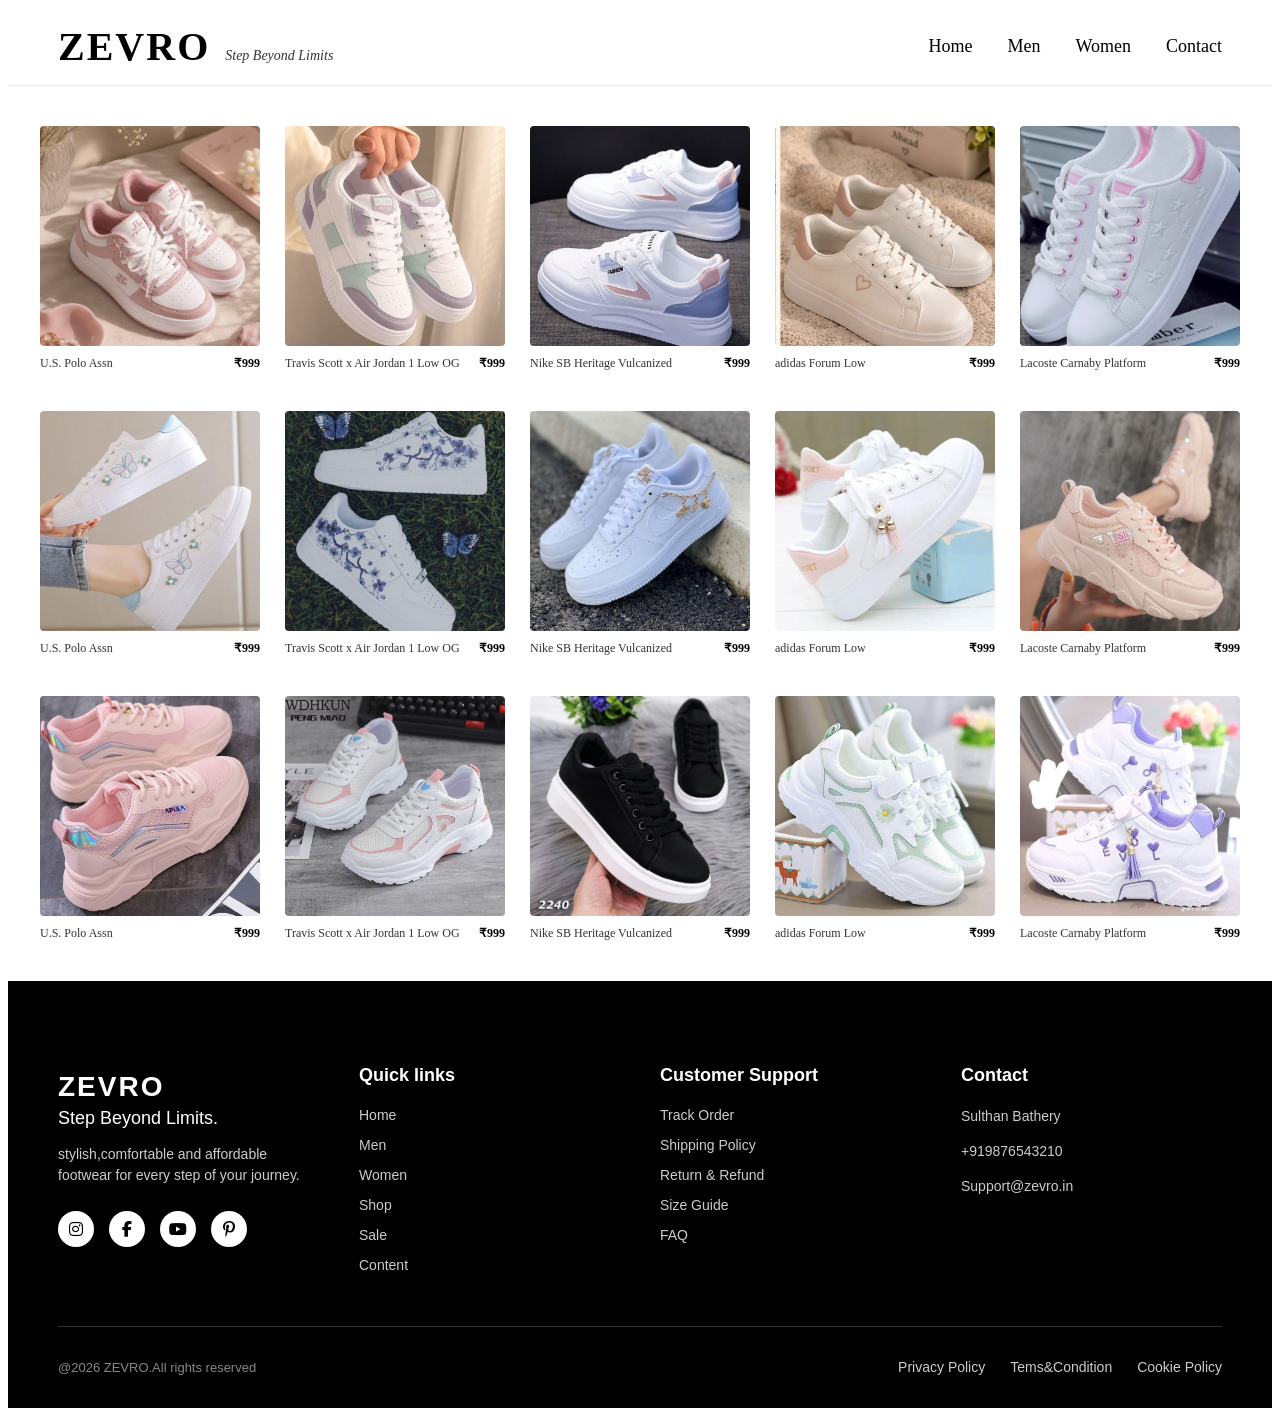
<file: women-collections.html>
<!DOCTYPE html>
<html lang="en">
<head>
    <meta charset="UTF-8">
    <meta name="viewport" content="width=device-width, initial-scale=1.0">
    <title>Document</title>
    <link rel="stylesheet" href="collections.css" type="text/css">
    <link rel="stylesheet" href="https://cdnjs.cloudflare.com/ajax/libs/font-awesome/6.4.0/css/all.min.css">
    <script src="hambuger.js" defer></script>
</head>
<body>
    <nav class="navbar">
        <div class="logo-section">
            <h1 class="logo">ZEVRO</h1>
            <span class="tagline">Step Beyond Limits</span>
        </div>
        <div class="hamburger" id="hamburger">
            <span></span>
            <span></span>
            <span></span>
            <span></span>
        </div>
        <ul class="nav-links" id="navLinks">
            <li><a href="index.html">Home</a></li>
            <li><a href="men.html">Men</a></li>
            <li><a href="women.html">Women</a></li>
            <li><a href="contact.html">Contact</a></li>
        </ul>
    </nav>
    <div class="featured-section">
        <div class="products-grid">
            <div class="product-item">
                <a class="product-title-link" href="shop.html">
                <div class="product-img">
                    <img src="women1.jpg" alt="Running Shoes for men">
                </div>
                <div class="product-footer">
                    <span class="product-title">U.S. Polo Assn</span>
                    <span class="product-price">₹999</span>
                </div>
                </a>
            </div>
            <div class="product-item">
                <a class="product-title-link" href="shop.html">
                <div class="product-img">
                    <img src="women2.jpg" alt="Running Shoes for men">
                </div>
                <div class="product-footer">
                    <span class="product-title">Travis Scott x Air Jordan 1 Low OG</span>
                    <span class="product-price">₹999</span>
                </div>
                </a>
            </div>
            <div class="product-item">
                <a class="product-title-link" href="shop.html">
                <div class="product-img">
                    <img src="women3.jpg" alt="Running Shoes for men">
                </div>
                <div class="product-footer">
                    <span class="product-title">Nike SB Heritage Vulcanized</span>
                    <span class="product-price">₹999</span>
                </div>
                </a>
            </div>
            <div class="product-item">
                <a class="product-title-link" href="shop.html">
                <div class="product-img">
                    <img src="women4.jpg" alt="Running Shoes for men">
                </div>
                <div class="product-footer">
                    <span class="product-title">adidas Forum Low</span>
                    <span class="product-price">₹999</span>
                </div>
                </a>
            </div>
            <div class="product-item">
                <a class="product-title-link" href="shop.html">
                <div class="product-img">
                    <img src="women5.jpg" alt="Running Shoes for men">
                </div>
                <div class="product-footer">
                    <span class="product-title">Lacoste Carnaby Platform</span>
                    <span class="product-price">₹999</span>
                </div>
                </a>
            </div>
        </div>
    </div>
    <div class="featured-section">
        <div class="products-grid">
            <div class="product-item">
                <a class="product-title-link" href="shop.html">
                <div class="product-img">
                    <img src="women6.jpg" alt="Running Shoes for men">
                </div>
                <div class="product-footer">
                    <span class="product-title">U.S. Polo Assn</span>
                    <span class="product-price">₹999</span>
                </div>
                </a>
            </div>
            <div class="product-item">
                <a class="product-title-link" href="shop.html">
                <div class="product-img">
                    <img src="women7.jpg" alt="Running Shoes for men">
                </div>
                <div class="product-footer">
                    <span class="product-title">Travis Scott x Air Jordan 1 Low OG</span>
                    <span class="product-price">₹999</span>
                </div>
                </a>
            </div>
            <div class="product-item">
                <a class="product-title-link" href="shop.html">
                <div class="product-img">
                    <img src="women8.jpg" alt="Running Shoes for men">
                </div>
                <div class="product-footer">
                    <span class="product-title">Nike SB Heritage Vulcanized</span>
                    <span class="product-price">₹999</span>
                </div>
                </a>
            </div>
            <div class="product-item">
                <a class="product-title-link" href="shop.html">
                <div class="product-img">
                    <img src="women9.jpg" alt="Running Shoes for men">
                </div>
                <div class="product-footer">
                    <span class="product-title">adidas Forum Low</span>
                    <span class="product-price">₹999</span>
                </div>
                </a>
            </div>
            <div class="product-item">
                <a class="product-title-link" href="shop.html">
                <div class="product-img">
                    <img src="women10.jpg" alt="Running Shoes for men">
                </div>
                <div class="product-footer">
                    <span class="product-title">Lacoste Carnaby Platform</span>
                    <span class="product-price">₹999</span>
                </div>
                </a>
            </div>
        </div>
    </div>
    <div class="featured-section">
        <div class="products-grid">
            <div class="product-item">
                <a class="product-title-link" href="shop.html">
                <div class="product-img">
                    <img src="women11.jpg" alt="Running Shoes for men">
                </div>
                <div class="product-footer">
                    <span class="product-title">U.S. Polo Assn</span>
                    <span class="product-price">₹999</span>
                </div>
                </a>
            </div>
            <div class="product-item">
                <a class="product-title-link" href="shop.html">
                <div class="product-img">
                    <img src="women13.jpg" alt="Running Shoes for men">
                </div>
                <div class="product-footer">
                    <span class="product-title">Travis Scott x Air Jordan 1 Low OG</span>
                    <span class="product-price">₹999</span>
                </div>
                </a>
            </div>
            <div class="product-item">
                <a class="product-title-link" href="shop.html">
                <div class="product-img">
                    <img src="women16.jpg" alt="Running Shoes for men">
                </div>
                <div class="product-footer">
                    <span class="product-title">Nike SB Heritage Vulcanized</span>
                    <span class="product-price">₹999</span>
                </div>
                </a>
            </div>
            <div class="product-item">
                <a class="product-title-link" href="shop.html">
                <div class="product-img">
                    <img src="women14.jpg" alt="Running Shoes for men">
                </div>
                <div class="product-footer">
                    <span class="product-title">adidas Forum Low</span>
                    <span class="product-price">₹999</span>
                </div>
                </a>
            </div>
            <div class="product-item">
                <a class="product-title-link" href="shop.html">
                <div class="product-img">
                    <img src="women15.jpg" alt="Running Shoes for men">
                </div>
                <div class="product-footer">
                    <span class="product-title">Lacoste Carnaby Platform</span>
                    <span class="product-price">₹999</span>
                </div>
                </a>
            </div>
        </div>
    </div>
    <footer class="footer">
    <div class="footer-container">
        <div class="footer-col brand-col">
            <h2>ZEVRO</h2>
            <h3>Step Beyond Limits.</h3>
            <p>stylish,comfortable and affordable footwear for every step of your journey.</p>
            <div class="social-icons">
                <a href="#"><i class="fab fa-instagram"></i></a>
                <a href="#"><i class="fab fa-facebook-f"></i></a>
                <a href="#"><i class="fab fa-youtube"></i></a>
                <a href="#"><i class="fab fa-pinterest-p"></i></a>
            </div>
        </div>
        <div class="footer-col">
            <h4>Quick links</h4>
            <ul>
                <li><a href="index.html">Home</a></li>
                <li><a href="men.html">Men</a></li>
                <li><a href="women.html">Women</a></li>
                <li><a href="shop.html">Shop</a></li>
                <li><a href="#">Sale</a></li>
                <li><a href="contact.html">Content</a></li>
            </ul>
        </div>
        <div class="footer-col">
            <h4>Customer Support</h4>
            <ul>
                <li><a href="#">Track Order</a></li>
                <li><a href="#">Shipping Policy</a></li>
                <li><a href="#">Return & Refund</a></li>
                <li><a href="#">Size Guide</a></li>
                <li><a href="#">FAQ</a></li>
            </ul>
        </div>
        <div class="footer-col">
            <h4>Contact</h4>
            <p class="contact-info">Sulthan Bathery</p>
            <p class="contact-info">+919876543210</p>
            <p class="contact-info">Support@zevro.in</p>
        </div>
    </div>
    <div class="footer-bottom">
        <p>@2026 ZEVRO.All rights reserved</p>
        <div class="footer-bottom-links">
            <a href="#">Privacy Policy</a>
            <a href="#">Tems&Condition</a>
            <a href="#">Cookie Policy</a>
        </div>
    </div>
    </footer>
</body>
</html>
</file>
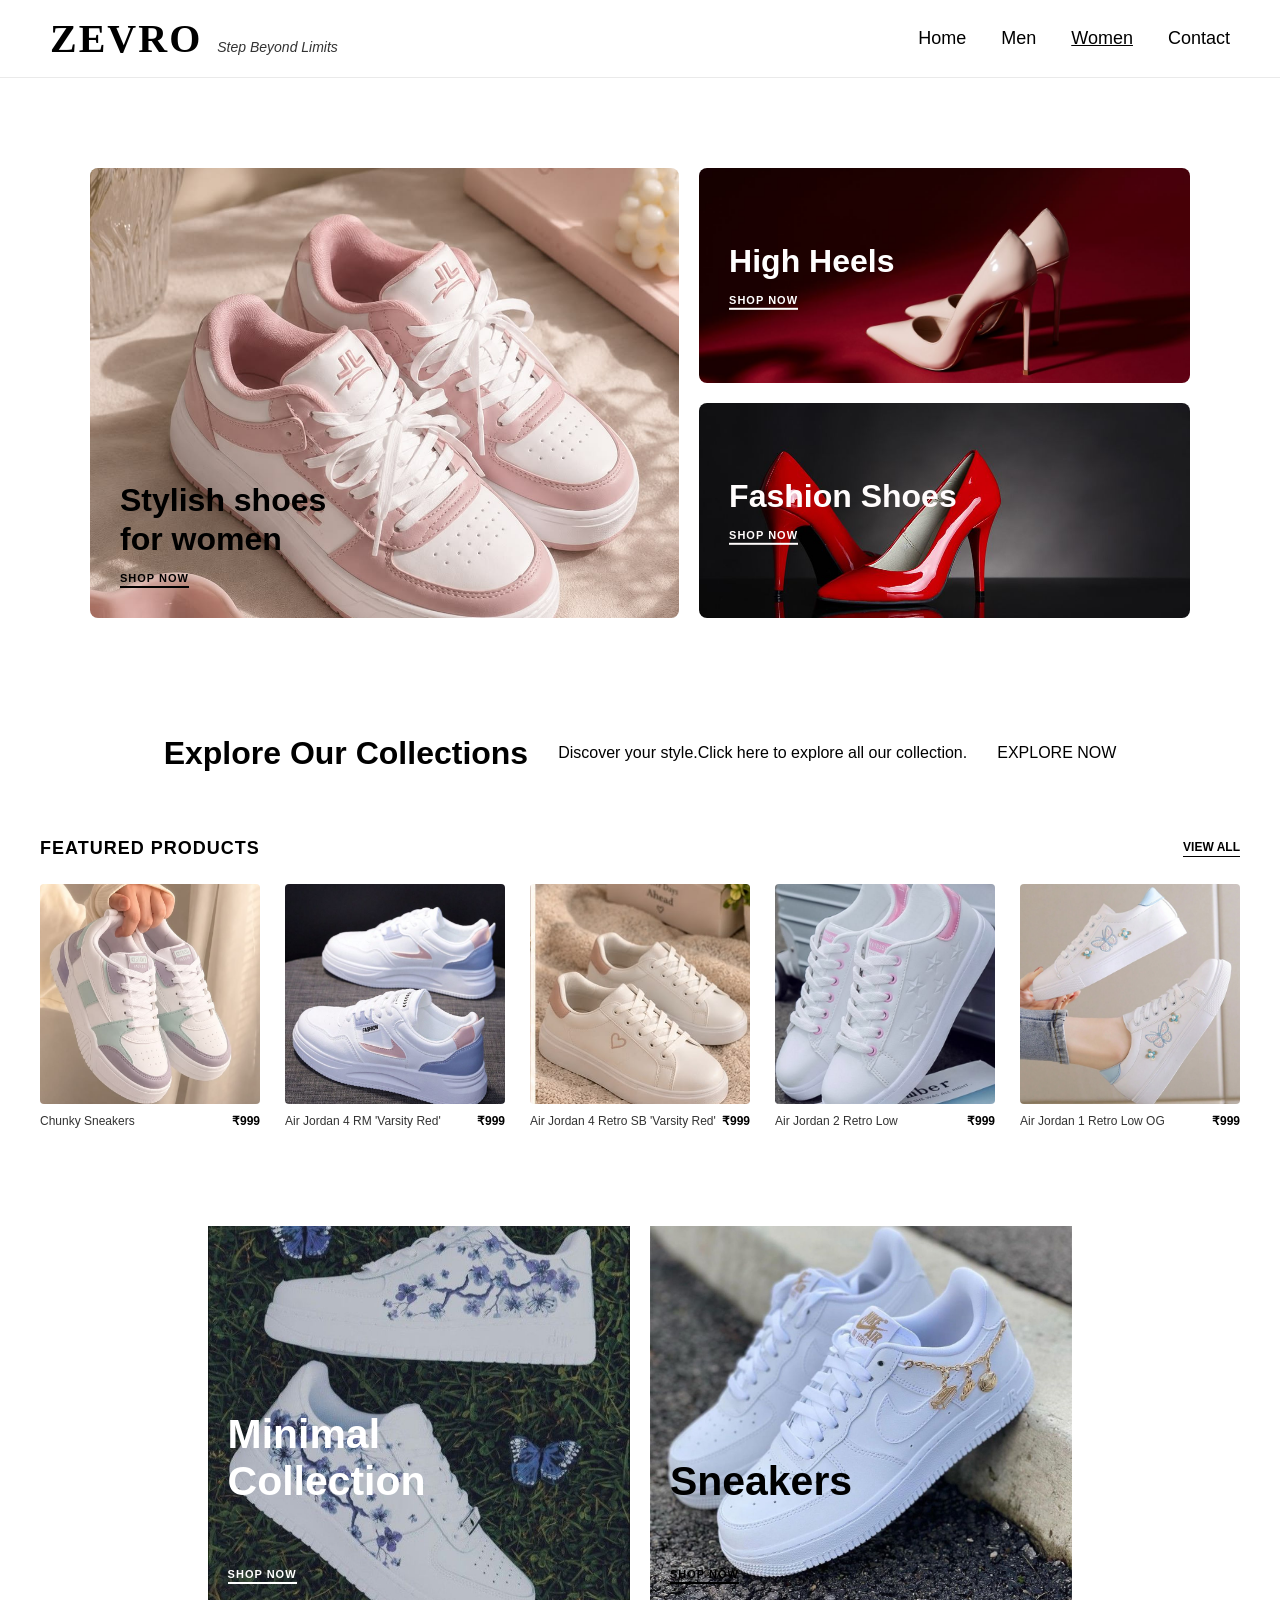
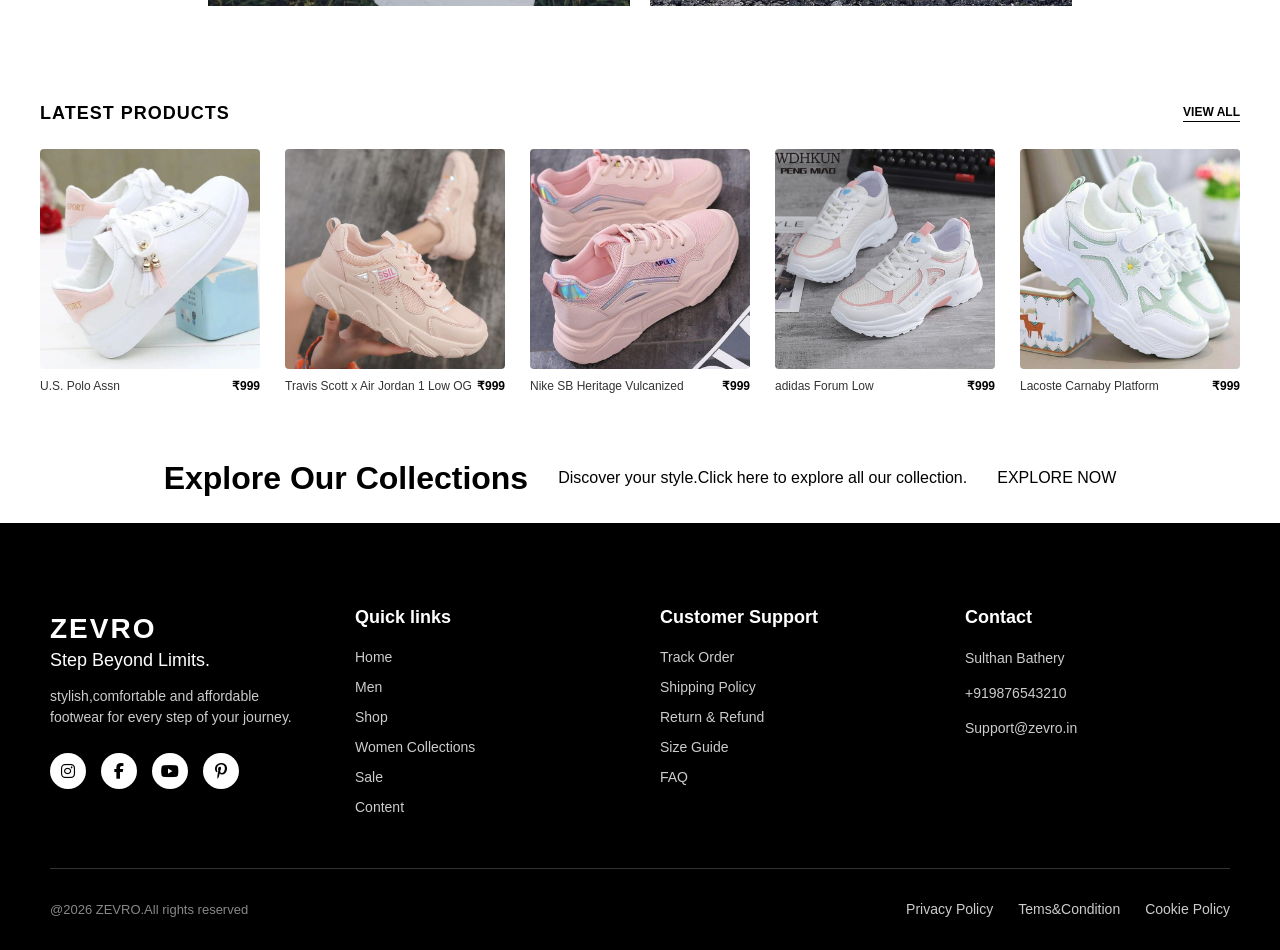
<file: women.html>
<!DOCTYPE html>
<html lang="en">
<head>
    <meta charset="UTF-8">
    <meta name="viewport" content="width=device-width, initial-scale=1.0">
    <title>Document</title>
    <link rel="stylesheet" href="men.css" type="text/css">
    <link rel="stylesheet" href="https://cdnjs.cloudflare.com/ajax/libs/font-awesome/6.4.0/css/all.min.css">
    <script src="hambuger.js" defer></script>
</head>
<body>
    <nav class="navbar">
        <div class="logo-section">
            <h1 class="logo">ZEVRO</h1>
            <span class="tagline">Step Beyond Limits</span>
        </div>
        <div class="hamburger" id="hamburger">
            <span></span>
            <span></span>
            <span></span>
        </div>
        <ul class="nav-links" id="navLinks">
            <li><a href="index.html">Home</a></li>
            <li><a href="men.html">Men</a></li>
            <li style="text-decoration: underline;"><a href="women.html">Women</a></li>
            <li><a href="contact.html">Contact</a></li>
        </ul>
    </nav>
    <div class="box">
        <div class="carousel-container">
            <div class="carousel-slide">
                <div class="slide-card left-card">
                    <img src="women1.jpg" alt="Stylish shoes for women">
                    <div class="card-content">
                        <h3>Stylish shoes <br>for women</h3>
                        <a href="shop.html" class="shop-btn">SHOP NOW</a>
                    </div>
                </div>
                <div class="right-column">
                    <div class="slide-card right-top-card">
                        <img src="women23.jpg" alt="Sports Wear">
                        <div class="card-content">
                            <h3>High Heels</h3>
                            <a href="shop.html" class="shop-btn">SHOP NOW</a>
                        </div>
                    </div>
                    <div class="slide-card right-bottom-card">
                        <img src="women33.jpg" alt="Fashion Shoes">
                        <div class="card-content">
                            <h3>Fashion Shoes</h3>
                            <a href="shop.html" class="shop-btn">SHOP NOW</a>
                        </div>
                    </div>
                </div>
            </div>
        </div>
    </div>
    <div class="off">
        <h1>Explore Our Collections</h1>
        <p>Discover your style.Click here to explore all our collection.</p>
        <a href="women-collections.html">EXPLORE NOW</a>
    </div>
    <div class="featured-section">
        <div class="featured-header">
            <h2>FEATURED PRODUCTS</h2>
            <a href="women-collections.html" class="view-all">VIEW ALL</a>
        </div>
        <div class="products-grid">
            <div class="product-item">
                <a class="product-title-link" href="shop.html">
                <div class="product-img">
                    <img src="women2.jpg" alt="Running Shoes for women">
                </div>
                <div class="product-footer">
                    <span class="product-title">Chunky Sneakers</span>
                    <span class="product-price">₹999</span>
                </div>
                </a>
            </div>
            <div class="product-item">
                <a class="product-title-link" href="shop.html">
                <div class="product-img">
                    <img src="women3.jpg" alt="Running Shoes for women">
                </div>
                <div class="product-footer">
                    <span class="product-title">Air Jordan 4 RM 'Varsity Red'</span>
                    <span class="product-price">₹999</span>
                </div>
                </a>
            </div>
            <div class="product-item">
                <a class="product-title-link" href="shop.html">
                <div class="product-img">
                    <img src="women4.jpg" alt="Running Shoes for women">
                </div>
                <div class="product-footer">
                    <span class="product-title">Air Jordan 4 Retro SB 'Varsity Red'</span>
                    <span class="product-price">₹999</span>
                </div>
                </a>
            </div>
            <div class="product-item">
                <a class="product-title-link" href="shop.html">
                <div class="product-img">
                    <img src="women5.jpg" alt="Running Shoes for women">
                </div>
                <div class="product-footer">
                    <span class="product-title">Air Jordan 2 Retro Low</span>
                    <span class="product-price">₹999</span>
                </div>
                </a>
            </div>
            <div class="product-item">
                <a class="product-title-link" href="shop.html">
                <div class="product-img">
                    <img src="women6.jpg" alt="Running Shoes for women">
                </div>
                <div class="product-footer">
                    <span class="product-title">Air Jordan 1 Retro Low OG</span>
                    <span class="product-price">₹999</span>
                </div>
                </a>
            </div>
        </div>
    </div>
    <div class="two-boxes">
        <div class="the-box">
            <img class="the-box-photo" src="women7.jpg" alt="">
            <div class="text-in-box">
                <h3>Minimal <br>Collection</h3>
                <a href="shop.html" class="shop-btn">SHOP NOW</a>
            </div>
        </div>
        <div class="the-box">
            <img class="the-box-photo" src="women8.jpg" alt="">
            <div class="text-in-box">
                <h3 style="color: black;">Sneakers</h3>
                <a style="color: black;" href="shop.html" class="shop-btn">SHOP NOW</a>
            </div>
        </div>
    </div>
    <div class="featured-section">
        <div class="featured-header">
            <h2>LATEST PRODUCTS</h2>
            <a href="women-collections.html" class="view-all">VIEW ALL</a>
        </div>
        <div class="products-grid">
            <div class="product-item">
                <a class="product-title-link" href="shop.html">
                <div class="product-img">
                    <img src="women9.jpg" alt="Running Shoes for women">
                </div>
                <div class="product-footer">
                    <span class="product-title">U.S. Polo Assn</span>
                    <span class="product-price">₹999</span>
                </div>
                </a>
            </div>
            <div class="product-item">
                <a class="product-title-link" href="shop.html">
                <div class="product-img">
                    <img src="women10.jpg" alt="Running Shoes for women">
                </div>
                <div class="product-footer">
                    <span class="product-title">Travis Scott x Air Jordan 1 Low OG</span>
                    <span class="product-price">₹999</span>
                </div>
                </a>
            </div>
            <div class="product-item">
                <a class="product-title-link" href="shop.html">
                <div class="product-img">
                    <img src="women11.jpg" alt="Running Shoes for women">
                </div>
                <div class="product-footer">
                    <span class="product-title">Nike SB Heritage Vulcanized</span>
                    <span class="product-price">₹999</span>
                </div>
                </a>
            </div>
            <div class="product-item">
                <a class="product-title-link" href="shop.html">
                <div class="product-img">
                    <img src="women13.jpg" alt="Running Shoes for women">
                </div>
                <div class="product-footer">
                    <span class="product-title">adidas Forum Low</span>
                    <span class="product-price">₹999</span>
                </div>
                </a>
            </div>
            <div class="product-item">
                <a class="product-title-link" href="shop.html">
                <div class="product-img">
                    <img src="women14.jpg" alt="Running Shoes for women">
                </div>
                <div class="product-footer">
                    <span class="product-title">Lacoste Carnaby Platform</span>
                    <span class="product-price">₹999</span>
                </div>
                </a>
            </div>
        </div>
    </div>
    <div class="off">
        <h1>Explore Our Collections</h1>
        <p>Discover your style.Click here to explore all our collection.</p>
        <a href="women-collections.html">EXPLORE NOW</a>
    </div>
    <footer class="footer">
    <div class="footer-container">
        <div class="footer-col brand-col">
            <h2>ZEVRO</h2>
            <h3>Step Beyond Limits.</h3>
            <p>stylish,comfortable and affordable footwear for every step of your journey.</p>
            <div class="social-icons">
                <a href="#"><i class="fab fa-instagram"></i></a>
                <a href="#"><i class="fab fa-facebook-f"></i></a>
                <a href="#"><i class="fab fa-youtube"></i></a>
                <a href="#"><i class="fab fa-pinterest-p"></i></a>
            </div>
        </div>
        <div class="footer-col">
            <h4>Quick links</h4>
            <ul>
                <li><a href="index.html">Home</a></li>
                <li><a href="men.html">Men</a></li>
                <li><a href="shop.html">Shop</a></li>
                <li><a href="women-collections.html">Women Collections</a></li>
                <li><a href="#">Sale</a></li>
                <li><a href="contact.html">Content</a></li>
            </ul>
        </div>
        <div class="footer-col">
            <h4>Customer Support</h4>
            <ul>
                <li><a href="#">Track Order</a></li>
                <li><a href="#">Shipping Policy</a></li>
                <li><a href="#">Return & Refund</a></li>
                <li><a href="#">Size Guide</a></li>
                <li><a href="#">FAQ</a></li>
            </ul>
        </div>
        <div class="footer-col">
            <h4>Contact</h4>
            <p class="contact-info">Sulthan Bathery</p>
            <p class="contact-info">+919876543210</p>
            <p class="contact-info">Support@zevro.in</p>
        </div>
    </div>
    <div class="footer-bottom">
        <p>@2026 ZEVRO.All rights reserved</p>
        <div class="footer-bottom-links">
            <a href="#">Privacy Policy</a>
            <a href="#">Tems&Condition</a>
            <a href="#">Cookie Policy</a>
        </div>
    </div>
    </footer>
</body>
</html>
</file>
<file: index.css>
body {
    margin: 0;
    font-family: Arial, sans-serif;
    background-color: #ffffff;
}
.navbar {
    display: flex;
    justify-content: space-between;
    align-items: center;
    padding: 15px 50px;
    background-color: #ffffff;
    border-bottom: 1px solid #eaeaea;
    position: relative;
    z-index: 1000;
}
.logo-section {
    display: flex;
    align-items: baseline;
    gap: 15px;
}
.logo {
    font-size: 40px;
    font-weight: bold;
    font-family: 'Times New Roman', Times, serif;
    letter-spacing: 2px;
    margin: 0;
}
.tagline {
    font-style: italic;
    font-size: 14px;
    color: #333333;
}
.nav-links {
    list-style: none;
    display: flex;
    gap: 35px;
    margin: 0;
    padding: 0;
}
.nav-links li a {
    text-decoration: none;
    color: #000000;
    font-size: 18px;
    font-weight: 500;
    transition: color 0.3s ease;
}
.nav-links li a:hover {
    color: red;
    text-decoration: underline;
}
.hamburger {
    display: none;
    cursor: pointer;
    flex-direction: column;
    gap: 6px;
}
.hamburger span {
    width: 30px;
    height: 3px;
    background-color: #000;
    border-radius: 2px;
    transition: 0.3s;
}
@media (max-width: 768px) {
    .navbar {
        padding: 15px 20px;
    }
    .hamburger {
        display: flex;
    }
    .nav-links {
        position: absolute;
        top: 100%;
        left: 0;
        width: 100%;
        background-color: #ffffff;
        flex-direction: column;
        align-items: center;
        gap: 20px;
        padding: 20px 0;
        border-bottom: 1px solid #eaeaea;
        box-shadow: 0 4px 6px rgba(0,0,0,0.05);
        display: none; 
    }
    
    .nav-links.active {
        display: flex; 
    }
}
.hero {
    position: relative;
    width: 100%;
    height: 600px;
    overflow: hidden;
}
.hero video {
    width: 100%;
    height: 100%;
    object-fit: cover;
}
.hero::after {
    content: "";
    position: absolute;
    inset: 0;
    background: rgba(0, 0, 0, 0.4);
}
.hero-content {
    position: absolute;
    top: 50%;
    left: 50%;
    transform: translate(-50%, -50%);
    z-index: 2;
    text-align: center;
    color: white;
    width: 90%;
}
.hero-content h1 {
    font-family: 'Montserrat', sans-serif;
    font-size: 45px;
    font-weight: bold;
}
.hero-content p {
    font-size: 18px;
    margin-bottom: 25px;
}
.shop-btn {
    display: inline-block;
    background: white;
    color: black;
    padding: 14px 28px;
    text-decoration: none;
    font-weight: bold;
    border-radius: 5px;
}
.shop-btn:hover {
    background: red;
    color: white;
}
.headofdemo{
    font-family:Brush Script MT;
    font-size: 25px;
}
.tagofdemo{
    font-family:Tekton Pro;
    padding-left: 1px;
}
.demo-head{
    width: 100%;
    height: 100px;
    float: left;
    text-align: center;
}
.products-section {
    display: flex;
    justify-content: space-around;
    align-items: flex-start;
    padding: 50px 30px;
    gap: 20px;
    flex-wrap: wrap;
}
.product-card {
    text-align: center;
    max-width: 250px;
}
.product-card img {
    width: 100%;
    height: auto;
    object-fit: contain;
    margin-bottom: 15px;
}
.product-card a {
    font-size: 18px;
    margin: 5px 0;
    font-weight: normal;
    color: #000000;
    text-decoration: none;
}
.product-card p {
    font-size: 16px;
    color: #333333;
    margin: 0;
}
.banner-section {
    background-color: #a81c1c;
    color: #ffffff;
    display: flex;
    align-items: center;
    justify-content: space-between;
    overflow: hidden;
}
.banner-content {
    flex: 1;
    padding: 60px 50px;
    max-width: 50%;
}
.banner-content h2 {
    font-size: 32px;
    margin: 0 0 10px 0;
    letter-spacing: 2px;
}
.banner-content h3 {
    font-size: 24px;
    margin: 0 0 20px 0;
    font-weight: normal;
}
.banner-content p {
    font-size: 15px;
    line-height: 1.6;
    margin-bottom: 40px;
}
.banner-features {
    display: flex;
    gap: 30px;
    font-size: 15px;
    font-weight: 500;
}
.banner-video {
    flex: 1;
    width: 50%;
    height: 100%;
    display: flex;
    justify-content: center;
    align-items: center;
}
.banner-video video {
    width: 100%;
    height: 100%;
    object-fit: cover;
    display: block;
}
.footer {
    background-color: #000000;
    color: #ffffff;
    padding: 60px 50px 20px 50px;
    font-family: Arial, sans-serif;
}
.footer-container {
    display: flex;
    justify-content: space-between;
    flex-wrap: wrap;
    gap: 40px;
    padding-bottom: 40px;
    border-bottom: 1px solid #333333;
}
.footer-col {
    flex: 1;
    min-width: 200px;
}
.brand-col {
    max-width: 350px;
    padding-top: 30px;
}
.footer-col h2 {
    font-size: 28px;
    margin: 0 0 5px 0;
    letter-spacing: 2px;
}
.footer-col h3 {
    font-size: 18px;
    font-weight: normal;
    margin: 0 0 15px 0;
}
.footer-col p {
    font-size: 14px;
    color: #cccccc;
    line-height: 1.5;
    margin-bottom: 25px;
}
.footer-col h4 {
    font-size: 18px;
    margin-bottom: 20px;
    font-weight: bold;
}
.footer-col ul {
    list-style: none;
    padding: 0;
    margin: 0;
}
.footer-col ul li {
    margin-bottom: 12px;
}
.footer-col ul li a, 
.footer-bottom-links a {
    color: #cccccc;
    text-decoration: none;
    font-size: 14px;
    transition: color 0.3s;
}
.footer-col ul li a:hover,
.footer-bottom-links a:hover {
    color: #ffffff;
}
.contact-info {
    margin-bottom: 10px !important;
    color: #cccccc;
    font-size: 14px;
}
.social-icons {
    display: flex;
    gap: 15px;
}
.social-icons a {
    display: flex;
    justify-content: center;
    align-items: center;
    width: 36px;
    height: 36px;
    background-color: #ffffff;
    color: #000000;
    border-radius: 50%;
    text-decoration: none;
    font-size: 16px;
    transition: background-color 0.3s;
}
.social-icons a:hover {
    background-color: #cccccc;
}
.footer-bottom {
    display: flex;
    justify-content: space-between;
    align-items: center;
    padding-top: 20px;
    font-size: 13px;
    color: #888888;
    flex-wrap: wrap;
    gap: 15px;
}
.footer-bottom-links {
    display: flex;
    gap: 25px;
}
</file>
<file: contact.css>
body{
    margin: 0;
    background-color: white;
    color: black;
    font-family: Arial, sans-serif;
}
.navbar {
    display: flex;
    justify-content: space-between;
    align-items: center;
    padding: 15px 50px;
    background-color: #ffffff;
    border-bottom: 1px solid #eaeaea;
    position: relative;
    z-index: 1000;
}
.logo-section {
    display: flex;
    align-items: baseline;
    gap: 15px;
}
.logo {
    font-size: 40px;
    font-weight: bold;
    font-family: 'Times New Roman', Times, serif;
    letter-spacing: 2px;
    margin: 0;
}
.tagline {
    font-style: italic;
    font-size: 14px;
    color: #333333;
}
.nav-links {
    list-style: none;
    display: flex;
    gap: 35px;
    margin: 0;
    padding: 0;
}
.nav-links li a {
    text-decoration: none;
    color: #000000;
    font-size: 18px;
    font-weight: 500;
    transition: color 0.3s ease;
}
.nav-links li a:hover {
    color: red;
    text-decoration: underline;
}
.hamburger {
    display: none;
    cursor: pointer;
    flex-direction: column;
    gap: 6px;
}
.hamburger span {
    width: 30px;
    height: 3px;
    background-color: #000;
    border-radius: 2px;
    transition: 0.3s;
}
@media (max-width: 768px) {
    .navbar {
        padding: 15px 20px;
    }
    .hamburger {
        display: flex;
    }
    .nav-links {
        position: absolute;
        top: 100%;
        left: 0;
        width: 100%;
        background-color: #ffffff;
        flex-direction: column;
        align-items: center;
        gap: 20px;
        padding: 20px 0;
        border-bottom: 1px solid #eaeaea;
        box-shadow: 0 4px 6px rgba(0,0,0,0.05);
        display: none; 
    }
    
    .nav-links.active {
        display: flex; 
    }
}
.contact-section {
    display: flex;
    justify-content: space-between;
    align-items: flex-start;
    max-width: 1100px;
    margin: 60px auto;
    padding: 0 20px;
    gap: 50px;
    font-family: Arial, sans-serif;
}

.contact-left {
    flex: 1;
}

.contact-tag {
    color: #111;
    font-size: 12px;
    font-weight: bold;
    letter-spacing: 2px;
    margin-bottom: 15px;
    position: relative;
}

.contact-tag::after {
    content: "";
    position: absolute;
    width: 40px;
    height: 1px;
    background-color: #111;
    top: 50%;
    margin-left: 10px;
}

.contact-left h2 {
    font-size: 38px;
    font-weight: bold;
    margin-top: 0;
    margin-bottom: 15px;
}

.contact-desc {
    font-size: 15px;
    color: #555;
    margin-bottom: 40px;
    line-height: 1.5;
}

.contact-info-list {
    display: flex;
    flex-direction: column;
    gap: 25px;
}

.info-item {
    display: flex;
    align-items: flex-start;
    gap: 20px;
}

.info-icon {
    width: 45px;
    height: 45px;
    background-color: #f2f2f2;
    border-radius: 50%;
    display: flex;
    justify-content: center;
    align-items: center;
    font-size: 18px;
    color: #111;
}

.info-item h4 {
    font-size: 15px;
    margin: 0 0 3px 0;
}

.info-item p {
    font-size: 14px;
    color: #555;
    margin: 0;
}

.contact-right {
    flex: 1.2;
    background-color: #ffffff;
    border: 1px solid #e0e0e0;
    border-radius: 10px;
    padding: 40px;
}

.contact-form h3 {
    font-size: 20px;
    margin-top: 0;
    margin-bottom: 25px;
}

.contact-form .form-group {
    margin-bottom: 20px;
}

.contact-form input,
.contact-form textarea {
    width: 100%;
    padding: 14px 15px;
    border: 1px solid #dcdcdc;
    border-radius: 6px;
    font-size: 14px;
    box-sizing: border-box;
    outline: none;
    transition: border-color 0.2s;
}

.contact-form input:focus,
.contact-form textarea:focus {
    border-color: #000;
}

.send-btn {
    width: 100%;
    background-color: #111111;
    color: #ffffff;
    border: none;
    border-radius: 6px;
    padding: 14px;
    font-size: 15px;
    font-weight: bold;
    cursor: pointer;
    transition: background-color 0.2s;
}

.send-btn:hover {
    background-color: #333333;
}
.footer {
    background-color: #000000;
    color: #ffffff;
    padding: 60px 50px 20px 50px;
    font-family: Arial, sans-serif;
}
.footer-container {
    display: flex;
    justify-content: space-between;
    flex-wrap: wrap;
    gap: 40px;
    padding-bottom: 40px;
    border-bottom: 1px solid #333333;
}
.footer-col {
    flex: 1;
    min-width: 200px;
}
.brand-col {
    max-width: 350px;
    padding-top: 30px;
}
.footer-col h2 {
    font-size: 28px;
    margin: 0 0 5px 0;
    letter-spacing: 2px;
}
.footer-col h3 {
    font-size: 18px;
    font-weight: normal;
    margin: 0 0 15px 0;
}
.footer-col p {
    font-size: 14px;
    color: #cccccc;
    line-height: 1.5;
    margin-bottom: 25px;
}
.footer-col h4 {
    font-size: 18px;
    margin-bottom: 20px;
    font-weight: bold;
}
.footer-col ul {
    list-style: none;
    padding: 0;
    margin: 0;
}
.footer-col ul li {
    margin-bottom: 12px;
}
.footer-col ul li a, 
.footer-bottom-links a {
    color: #cccccc;
    text-decoration: none;
    font-size: 14px;
    transition: color 0.3s;
}
.footer-col ul li a:hover,
.footer-bottom-links a:hover {
    color: #ffffff;
}
.contact-info {
    margin-bottom: 10px !important;
    color: #cccccc;
    font-size: 14px;
}
.social-icons {
    display: flex;
    gap: 15px;
}
.social-icons a {
    display: flex;
    justify-content: center;
    align-items: center;
    width: 36px;
    height: 36px;
    background-color: #ffffff;
    color: #000000;
    border-radius: 50%;
    text-decoration: none;
    font-size: 16px;
    transition: background-color 0.3s;
}
.social-icons a:hover {
    background-color: #cccccc;
}
.footer-bottom {
    display: flex;
    justify-content: space-between;
    align-items: center;
    padding-top: 20px;
    font-size: 13px;
    color: #888888;
    flex-wrap: wrap;
    gap: 15px;
}
.footer-bottom-links {
    display: flex;
    gap: 25px;
}
</file>
<file: collections.css>
.navbar {
    display: flex;
    justify-content: space-between;
    align-items: center;
    padding: 15px 50px;
    background-color: #ffffff;
    border-bottom: 1px solid #eaeaea;
    position: relative;
    z-index: 1000;
}
.logo-section {
    display: flex;
    align-items: baseline;
    gap: 15px;
}
.logo {
    font-size: 40px;
    font-weight: bold;
    font-family: 'Times New Roman', Times, serif;
    letter-spacing: 2px;
    margin: 0;
}
.tagline {
    font-style: italic;
    font-size: 14px;
    color: #333333;
}
.nav-links {
    list-style: none;
    display: flex;
    gap: 35px;
    margin: 0;
    padding: 0;
}
.nav-links li a {
    text-decoration: none;
    color: #000000;
    font-size: 18px;
    font-weight: 500;
    transition: color 0.3s ease;
}
.nav-links li a:hover {
    color: red;
    text-decoration: underline;
}
.hamburger {
    display: none;
    cursor: pointer;
    flex-direction: column;
    gap: 6px;
}
.hamburger span {
    width: 30px;
    height: 3px;
    background-color: #000;
    border-radius: 2px;
    transition: 0.3s;
}
@media (max-width: 768px) {
    .navbar {
        padding: 15px 20px;
    }
    .hamburger {
        display: flex;
    }
    .nav-links {
        position: absolute;
        top: 100%;
        left: 0;
        width: 100%;
        background-color: #ffffff;
        flex-direction: column;
        align-items: center;
        gap: 20px;
        padding: 20px 0;
        border-bottom: 1px solid #eaeaea;
        box-shadow: 0 4px 6px rgba(0,0,0,0.05);
        display: none; 
    }
    
    .nav-links.active {
        display: flex; 
    }
}
.featured-section {
    max-width: 1200px;
    margin: 40px auto;
    padding: 0 20px;
}
.products-grid {
    display: flex;
    gap: 20px;
    justify-content: space-between;
    flex-wrap: wrap;
}
.product-item {
    flex: 1;
    min-width: 180px;
    max-width: 220px;
    display: flex;
    flex-direction: column;
}
.product-img {
    background-color: #f2f2f2;
    border-radius: 4px;
    overflow: hidden;
    height: 220px;
    display: flex;
    justify-content: center;
    align-items: center;
    margin-bottom: 10px;
}
.product-img img {
    width: 100%;
    height: 100%;
    object-fit: cover;
}
.product-footer {
    display: flex;
    justify-content: space-between;
    align-items: center;
}
.product-title {
    font-size: 12px;
    color: #333333;
}
.product-title-link{
    text-decoration: none;
    color: #000000;
}
.product-price {
    font-size: 12px;
    font-weight: bold;
    color: #000000;
}
.footer {
    background-color: #000000;
    color: #ffffff;
    padding: 60px 50px 20px 50px;
    font-family: Arial, sans-serif;
}
.footer-container {
    display: flex;
    justify-content: space-between;
    flex-wrap: wrap;
    gap: 40px;
    padding-bottom: 40px;
    border-bottom: 1px solid #333333;
}
.footer-col {
    flex: 1;
    min-width: 200px;
}
.brand-col {
    max-width: 350px;
    padding-top: 30px;
}
.footer-col h2 {
    font-size: 28px;
    margin: 0 0 5px 0;
    letter-spacing: 2px;
}
.footer-col h3 {
    font-size: 18px;
    font-weight: normal;
    margin: 0 0 15px 0;
}
.footer-col p {
    font-size: 14px;
    color: #cccccc;
    line-height: 1.5;
    margin-bottom: 25px;
}
.footer-col h4 {
    font-size: 18px;
    margin-bottom: 20px;
    font-weight: bold;
}
.footer-col ul {
    list-style: none;
    padding: 0;
    margin: 0;
}
.footer-col ul li {
    margin-bottom: 12px;
}
.footer-col ul li a, 
.footer-bottom-links a {
    color: #cccccc;
    text-decoration: none;
    font-size: 14px;
    transition: color 0.3s;
}
.footer-col ul li a:hover,
.footer-bottom-links a:hover {
    color: #ffffff;
}
.contact-info {
    margin-bottom: 10px !important;
    color: #cccccc;
    font-size: 14px;
}
.social-icons {
    display: flex;
    gap: 15px;
}
.social-icons a {
    display: flex;
    justify-content: center;
    align-items: center;
    width: 36px;
    height: 36px;
    background-color: #ffffff;
    color: #000000;
    border-radius: 50%;
    text-decoration: none;
    font-size: 16px;
    transition: background-color 0.3s;
}
.social-icons a:hover {
    background-color: #cccccc;
}
.footer-bottom {
    display: flex;
    justify-content: space-between;
    align-items: center;
    padding-top: 20px;
    font-size: 13px;
    color: #888888;
    flex-wrap: wrap;
    gap: 15px;
}
.footer-bottom-links {
    display: flex;
    gap: 25px;
}
</file>
<file: men.css>
body {
    margin: 0;
    font-family: Arial, sans-serif;
}
.navbar {
    display: flex;
    justify-content: space-between;
    align-items: center;
    padding: 15px 50px;
    background-color: #ffffff;
    border-bottom: 1px solid #eaeaea;
    position: relative;
    z-index: 1000;
}
.logo-section {
    display: flex;
    align-items: baseline;
    gap: 15px;
}
.logo {
    font-size: 40px;
    font-weight: bold;
    font-family: 'Times New Roman', Times, serif;
    letter-spacing: 2px;
    margin: 0;
}
.tagline {
    font-style: italic;
    font-size: 14px;
    color: #333333;
}
.nav-links {
    list-style: none;
    display: flex;
    gap: 35px;
    margin: 0;
    padding: 0;
}
.nav-links li a {
    text-decoration: none;
    color: #000000;
    font-size: 18px;
    font-weight: 500;
    transition: color 0.3s ease;
}
.nav-links li a:hover {
    color: red;
    text-decoration: underline;
}
.hamburger {
    display: none;
    cursor: pointer;
    flex-direction: column;
    gap: 6px;
}
.hamburger span {
    width: 30px;
    height: 3px;
    background-color: #000;
    border-radius: 2px;
    transition: 0.3s;
}
@media (max-width: 768px) {
    .navbar {
        padding: 15px 20px;
    }
    .hamburger {
        display: flex;
    }
    .nav-links {
        position: absolute;
        top: 100%;
        left: 0;
        width: 100%;
        background-color: #ffffff;
        flex-direction: column;
        align-items: center;
        gap: 20px;
        padding: 20px 0;
        border-bottom: 1px solid #eaeaea;
        box-shadow: 0 4px 6px rgba(0,0,0,0.05);
        display: none; 
    }
    
    .nav-links.active {
        display: flex; 
    }
}
.box{
    margin: 0;
    font-family: Arial, sans-serif;
    display: flex;
    justify-content: center;
    align-items: center;
    height: 70vh;
}
.carousel-container {
    width: 90%;
    max-width: 1100px;
    margin: auto;
}
.carousel-slide {
    display: flex;
    gap: 20px;
}
.slide-card {
    position: relative;
    border-radius: 8px;
    overflow: hidden;
    background-color: #e0e0e0;
}
.slide-card img {
    width: 100%;
    height: 100%;
    object-fit: cover;
    display: block;
}
.left-card {
    flex: 1.2;
    height: 450px;
}
.left-card .card-content {
    position: absolute;
    bottom: 30px;
    left: 30px;
    color: #000000;
}
.right-column {
    flex: 1;
    display: flex;
    flex-direction: column;
    gap: 20px;
    height: 450px;
}
.right-top-card {
    flex: 1;
    background-color: #c91c1c;
}
.right-top-card .card-content {
    position: absolute;
    top: 50%;
    left: 30px;
    transform: translateY(-50%);
    color: #ffffff;
}
.right-bottom-card {
    flex: 1;
    background-color: #ffffff;
}
.right-bottom-card .card-content {
    position: absolute;
    top: 50%;
    left: 30px;
    transform: translateY(-50%);
    color: #fffcfc;
}
.card-content h3 {
    font-size: 32px;
    font-weight: bold;
    margin: 0 0 10px 0;
    line-height: 1.2;
}
.shop-btn {
    display: inline-block;
    font-size: 11px;
    font-weight: bold;
    text-decoration: none;
    color: inherit;
    border-bottom: 2px solid currentColor;
    padding-bottom: 2px;
    letter-spacing: 1px;
}
.off{
    display: flex;
    align-items: center;
    justify-content: center;
    min-height: 10vh;
    gap: 30px;
}
.off a{
    text-decoration: none;
    color: black;
}
.off a:hover{
    color: rgb(34, 31, 31);
    text-decoration: underline;
}
.featured-section {
    max-width: 1200px;
    margin: 40px auto;
    padding: 0 20px;
}
.featured-header {
    display: flex;
    justify-content: space-between;
    align-items: center;
    margin-bottom: 25px;
}
.featured-header h2 {
    font-size: 18px;
    font-weight: bold;
    letter-spacing: 1px;
    margin: 0;
    color: #000000;
}
.view-all {
    font-size: 12px;
    font-weight: bold;
    color: #000000;
    text-decoration: none;
    border-bottom: 1px solid #000000;
    padding-bottom: 2px;
}
.products-grid {
    display: flex;
    gap: 20px;
    justify-content: space-between;
    flex-wrap: wrap;
}
.product-item {
    flex: 1;
    min-width: 180px;
    max-width: 220px;
    display: flex;
    flex-direction: column;
}
.product-img {
    background-color: #f2f2f2;
    border-radius: 4px;
    overflow: hidden;
    height: 220px;
    display: flex;
    justify-content: center;
    align-items: center;
    margin-bottom: 10px;
}
.product-img img {
    width: 100%;
    height: 100%;
    object-fit: cover;
}
.product-footer {
    display: flex;
    justify-content: space-between;
    align-items: center;
}
.product-title {
    font-size: 12px;
    color: #333333;
}
.product-title-link{
    text-decoration: none;
    color: #000000;
}
.product-price {
    font-size: 12px;
    font-weight: bold;
    color: #000000;
}
.two-boxes{
    min-height: 55vh;
    justify-content: center;
    align-items: center;
    display: flex;
    gap: 20px;
}
.the-box{
    width: 33%;
    height: 380px;
    position: relative;
}
.the-box-photo{
    height: 100%;
    width: 100%;
    object-fit: cover;
    display: block;
}
.text-in-box{
    position: absolute;
    bottom: 20px;
    left: 20px;
    z-index: 10;
    color: #ffffff;
    font-size: 35px;
}
.footer {
    background-color: #000000;
    color: #ffffff;
    padding: 60px 50px 20px 50px;
    font-family: Arial, sans-serif;
}
.footer-container {
    display: flex;
    justify-content: space-between;
    flex-wrap: wrap;
    gap: 40px;
    padding-bottom: 40px;
    border-bottom: 1px solid #333333;
}
.footer-col {
    flex: 1;
    min-width: 200px;
}
.brand-col {
    max-width: 350px;
    padding-top: 30px;
}
.footer-col h2 {
    font-size: 28px;
    margin: 0 0 5px 0;
    letter-spacing: 2px;
}
.footer-col h3 {
    font-size: 18px;
    font-weight: normal;
    margin: 0 0 15px 0;
}
.footer-col p {
    font-size: 14px;
    color: #cccccc;
    line-height: 1.5;
    margin-bottom: 25px;
}
.footer-col h4 {
    font-size: 18px;
    margin-bottom: 20px;
    font-weight: bold;
}
.footer-col ul {
    list-style: none;
    padding: 0;
    margin: 0;
}
.footer-col ul li {
    margin-bottom: 12px;
}
.footer-col ul li a, 
.footer-bottom-links a {
    color: #cccccc;
    text-decoration: none;
    font-size: 14px;
    transition: color 0.3s;
}
.footer-col ul li a:hover,
.footer-bottom-links a:hover {
    color: #ffffff;
}
.contact-info {
    margin-bottom: 10px !important;
    color: #cccccc;
    font-size: 14px;
}
.social-icons {
    display: flex;
    gap: 15px;
}
.social-icons a {
    display: flex;
    justify-content: center;
    align-items: center;
    width: 36px;
    height: 36px;
    background-color: #ffffff;
    color: #000000;
    border-radius: 50%;
    text-decoration: none;
    font-size: 16px;
    transition: background-color 0.3s;
}
.social-icons a:hover {
    background-color: #cccccc;
}
.footer-bottom {
    display: flex;
    justify-content: space-between;
    align-items: center;
    padding-top: 20px;
    font-size: 13px;
    color: #888888;
    flex-wrap: wrap;
    gap: 15px;
}
.footer-bottom-links {
    display: flex;
    gap: 25px;
}
</file>
<file: shop.css>
body {
    margin: 0;
    font-family: Arial, sans-serif;
    background-color: #f9f9f9;
    color: #111111;
}
.navbar {
    display: flex;
    justify-content: space-between;
    align-items: center;
    padding: 15px 50px;
    background-color: #ffffff;
    border-bottom: 1px solid #eaeaea;
    position: relative;
    z-index: 1000;
}
.logo-section {
    display: flex;
    align-items: baseline;
    gap: 15px;
}
.logo {
    font-size: 40px;
    font-weight: bold;
    font-family: 'Times New Roman', Times, serif;
    letter-spacing: 2px;
    margin: 0;
}
.tagline {
    font-style: italic;
    font-size: 14px;
    color: #333333;
}
.nav-links {
    list-style: none;
    display: flex;
    gap: 35px;
    margin: 0;
    padding: 0;
}
.nav-links li a {
    text-decoration: none;
    color: #000000;
    font-size: 18px;
    font-weight: 500;
    transition: color 0.3s ease;
}
.nav-links li a:hover {
    color: red;
    text-decoration: underline;
}
.hamburger {
    display: none;
    cursor: pointer;
    flex-direction: column;
    gap: 6px;
}
.hamburger span {
    width: 30px;
    height: 3px;
    background-color: #000;
    border-radius: 2px;
    transition: 0.3s;
}
@media (max-width: 768px) {
    .navbar {
        padding: 15px 20px;
    }
    .hamburger {
        display: flex;
    }
    .nav-links {
        position: absolute;
        top: 100%;
        left: 0;
        width: 100%;
        background-color: #ffffff;
        flex-direction: column;
        align-items: center;
        gap: 20px;
        padding: 20px 0;
        border-bottom: 1px solid #eaeaea;
        box-shadow: 0 4px 6px rgba(0,0,0,0.05);
        display: none; 
    }
    
    .nav-links.active {
        display: flex; 
    }
}
.order-section {
    display: flex;
    justify-content: space-between;
    align-items: flex-start;
    max-width: 1100px;
    margin: 60px auto;
    padding: 0 20px;
    gap: 50px;
}

.order-left {
    flex: 1;
    padding-top: 20px;
}

.order-tag {
    color: #d93838;
    font-size: 12px;
    font-weight: bold;
    letter-spacing: 2px;
    margin-bottom: 15px;
    position: relative;
}

.order-tag::after {
    content: "";
    position: absolute;
    width: 40px;
    height: 1px;
    background-color: #d93838;
    top: 50%;
    margin-left: 10px;
}

.order-left h2 {
    font-size: 36px;
    font-weight: bold;
    line-height: 1.2;
    margin-top: 0;
    margin-bottom: 20px;
}

.order-desc {
    font-size: 15px;
    color: #555555;
    line-height: 1.5;
    margin-bottom: 40px;
    max-width: 400px;
}

.features-list {
    display: flex;
    flex-direction: column;
    gap: 30px;
}

.feature-item {
    display: flex;
    align-items: center;
    gap: 20px;
}

.feature-icon {
    width: 50px;
    height: 50px;
    background-color: #eeeeee;
    border-radius: 50%;
    display: flex;
    justify-content: center;
    align-items: center;
    font-size: 20px;
    color: #222222;
}

.feature-item h4 {
    font-size: 15px;
    margin: 0 0 3px 0;
}

.feature-item p {
    font-size: 13px;
    color: #666666;
    margin: 0;
}

.order-right {
    flex: 1.2;
    background-color: #ffffff;
    border: 1px solid #e0e0e0;
    border-radius: 12px;
    padding: 40px;
    box-shadow: 0 4px 20px rgba(0, 0, 0, 0.03);
}

.order-form h3 {
    font-size: 20px;
    margin-top: 0;
    margin-bottom: 25px;
}

.form-group {
    margin-bottom: 20px;
}

.form-group label {
    display: block;
    font-size: 13px;
    font-weight: bold;
    margin-bottom: 8px;
    color: #222222;
}

.form-group input,
.form-group select,
.form-group textarea {
    width: 100%;
    padding: 12px 15px;
    border: 1px solid #dcdcdc;
    border-radius: 6px;
    font-size: 14px;
    background-color: #ffffff;
    box-sizing: border-box;
    outline: none;
    transition: border-color 0.2s;
}

.form-group input:focus,
.form-group select:focus,
.form-group textarea:focus {
    border-color: #25d366;
}

.form-row {
    display: flex;
    gap: 15px;
}

.form-group.half {
    flex: 1;
}

.whatsapp-btn {
    width: 100%;
    background-color: #00ba51;
    color: #ffffff;
    border: none;
    border-radius: 6px;
    padding: 14px;
    font-size: 15px;
    font-weight: bold;
    cursor: pointer;
    display: flex;
    justify-content: center;
    align-items: center;
    gap: 10px;
    transition: background-color 0.2s;
    margin-top: 10px;
}

.whatsapp-btn:hover {
    background-color: #029a42;
}

.form-footer-text {
    text-align: center;
    font-size: 12px;
    color: #777777;
    margin-top: 20px;
}

.footer {
    background-color: #000000;
    color: #ffffff;
    padding: 60px 50px 20px 50px;
    font-family: Arial, sans-serif;
}
.footer-container {
    display: flex;
    justify-content: space-between;
    flex-wrap: wrap;
    gap: 40px;
    padding-bottom: 40px;
    border-bottom: 1px solid #333333;
}
.footer-col {
    flex: 1;
    min-width: 200px;
}
.brand-col {
    max-width: 350px;
    padding-top: 30px;
}
.footer-col h2 {
    font-size: 28px;
    margin: 0 0 5px 0;
    letter-spacing: 2px;
}
.footer-col h3 {
    font-size: 18px;
    font-weight: normal;
    margin: 0 0 15px 0;
}
.footer-col p {
    font-size: 14px;
    color: #cccccc;
    line-height: 1.5;
    margin-bottom: 25px;
}
.footer-col h4 {
    font-size: 18px;
    margin-bottom: 20px;
    font-weight: bold;
}
.footer-col ul {
    list-style: none;
    padding: 0;
    margin: 0;
}
.footer-col ul li {
    margin-bottom: 12px;
}
.footer-col ul li a, 
.footer-bottom-links a {
    color: #cccccc;
    text-decoration: none;
    font-size: 14px;
    transition: color 0.3s;
}
.footer-col ul li a:hover,
.footer-bottom-links a:hover {
    color: #ffffff;
}
.contact-info {
    margin-bottom: 10px !important;
    color: #cccccc;
    font-size: 14px;
}
.social-icons {
    display: flex;
    gap: 15px;
}
.social-icons a {
    display: flex;
    justify-content: center;
    align-items: center;
    width: 36px;
    height: 36px;
    background-color: #ffffff;
    color: #000000;
    border-radius: 50%;
    text-decoration: none;
    font-size: 16px;
    transition: background-color 0.3s;
}
.social-icons a:hover {
    background-color: #cccccc;
}
.footer-bottom {
    display: flex;
    justify-content: space-between;
    align-items: center;
    padding-top: 20px;
    font-size: 13px;
    color: #888888;
    flex-wrap: wrap;
    gap: 15px;
}
.footer-bottom-links {
    display: flex;
    gap: 25px;
}
</file>
